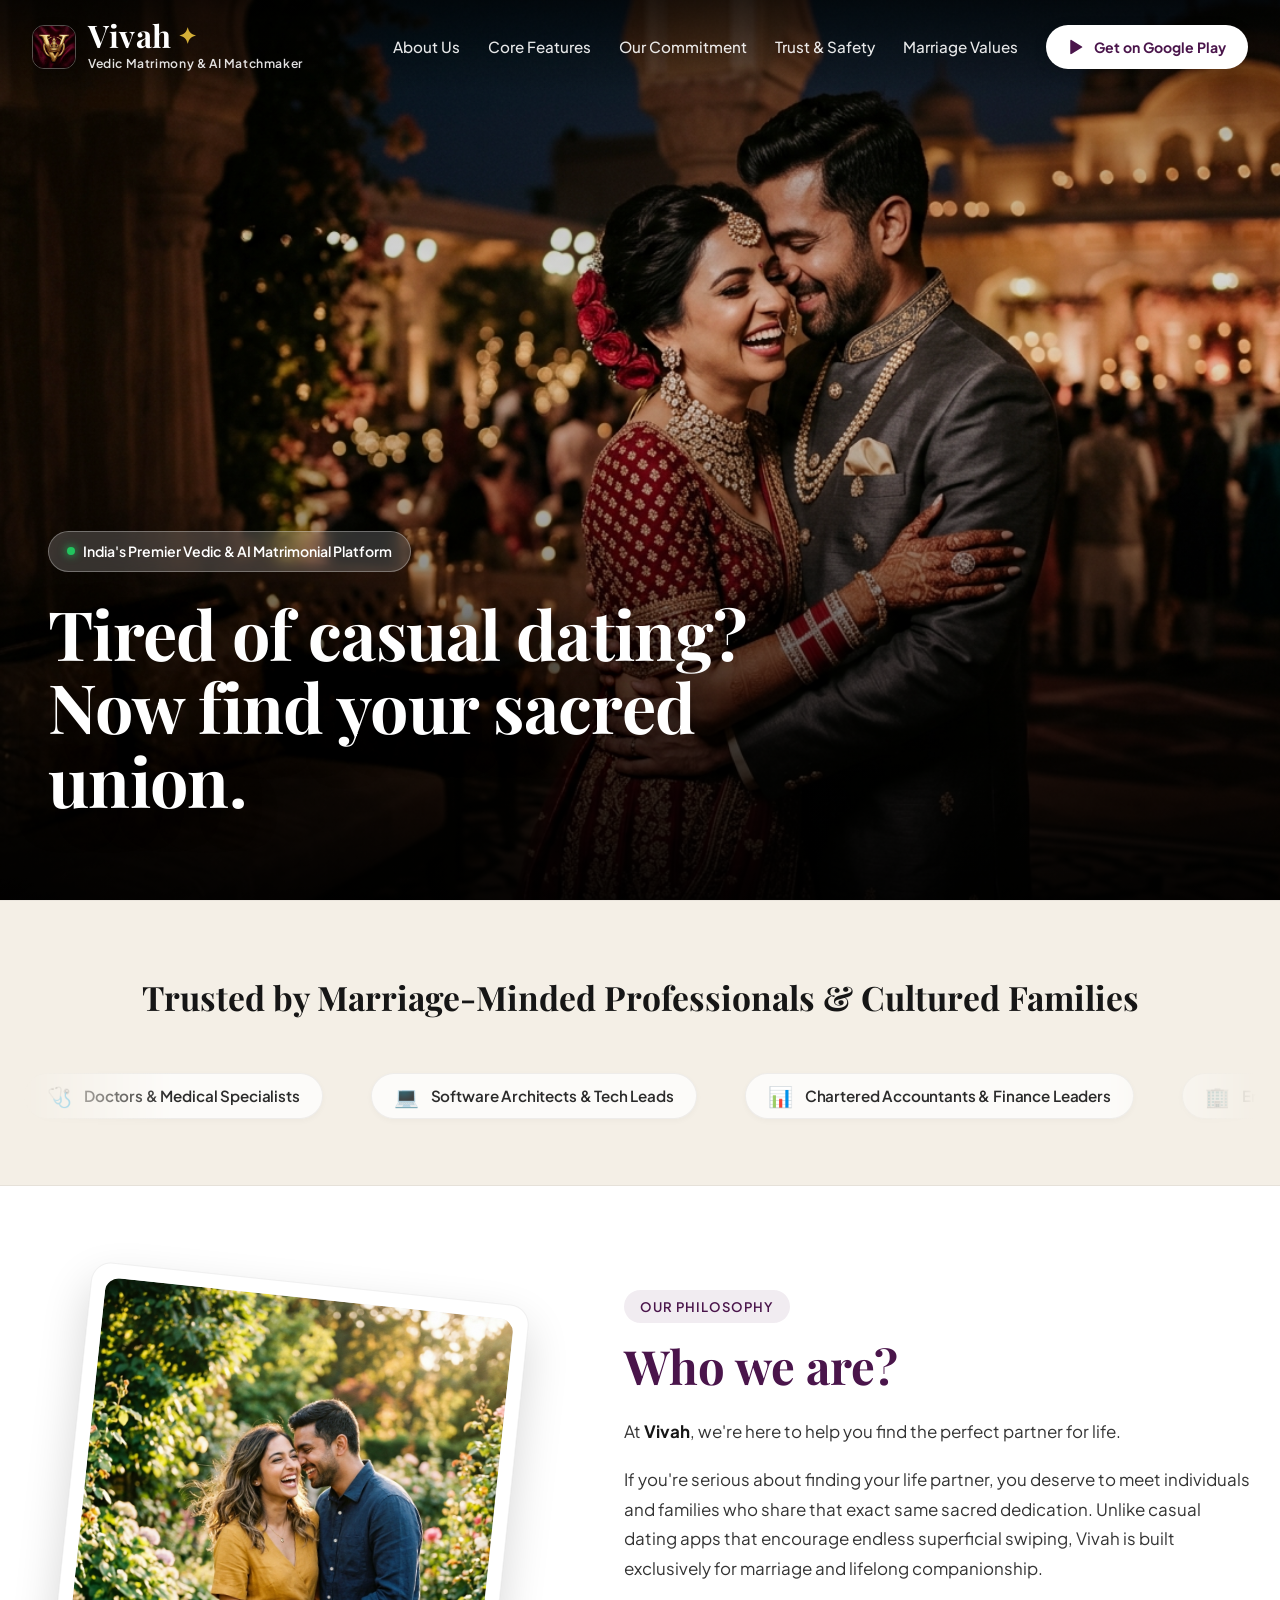
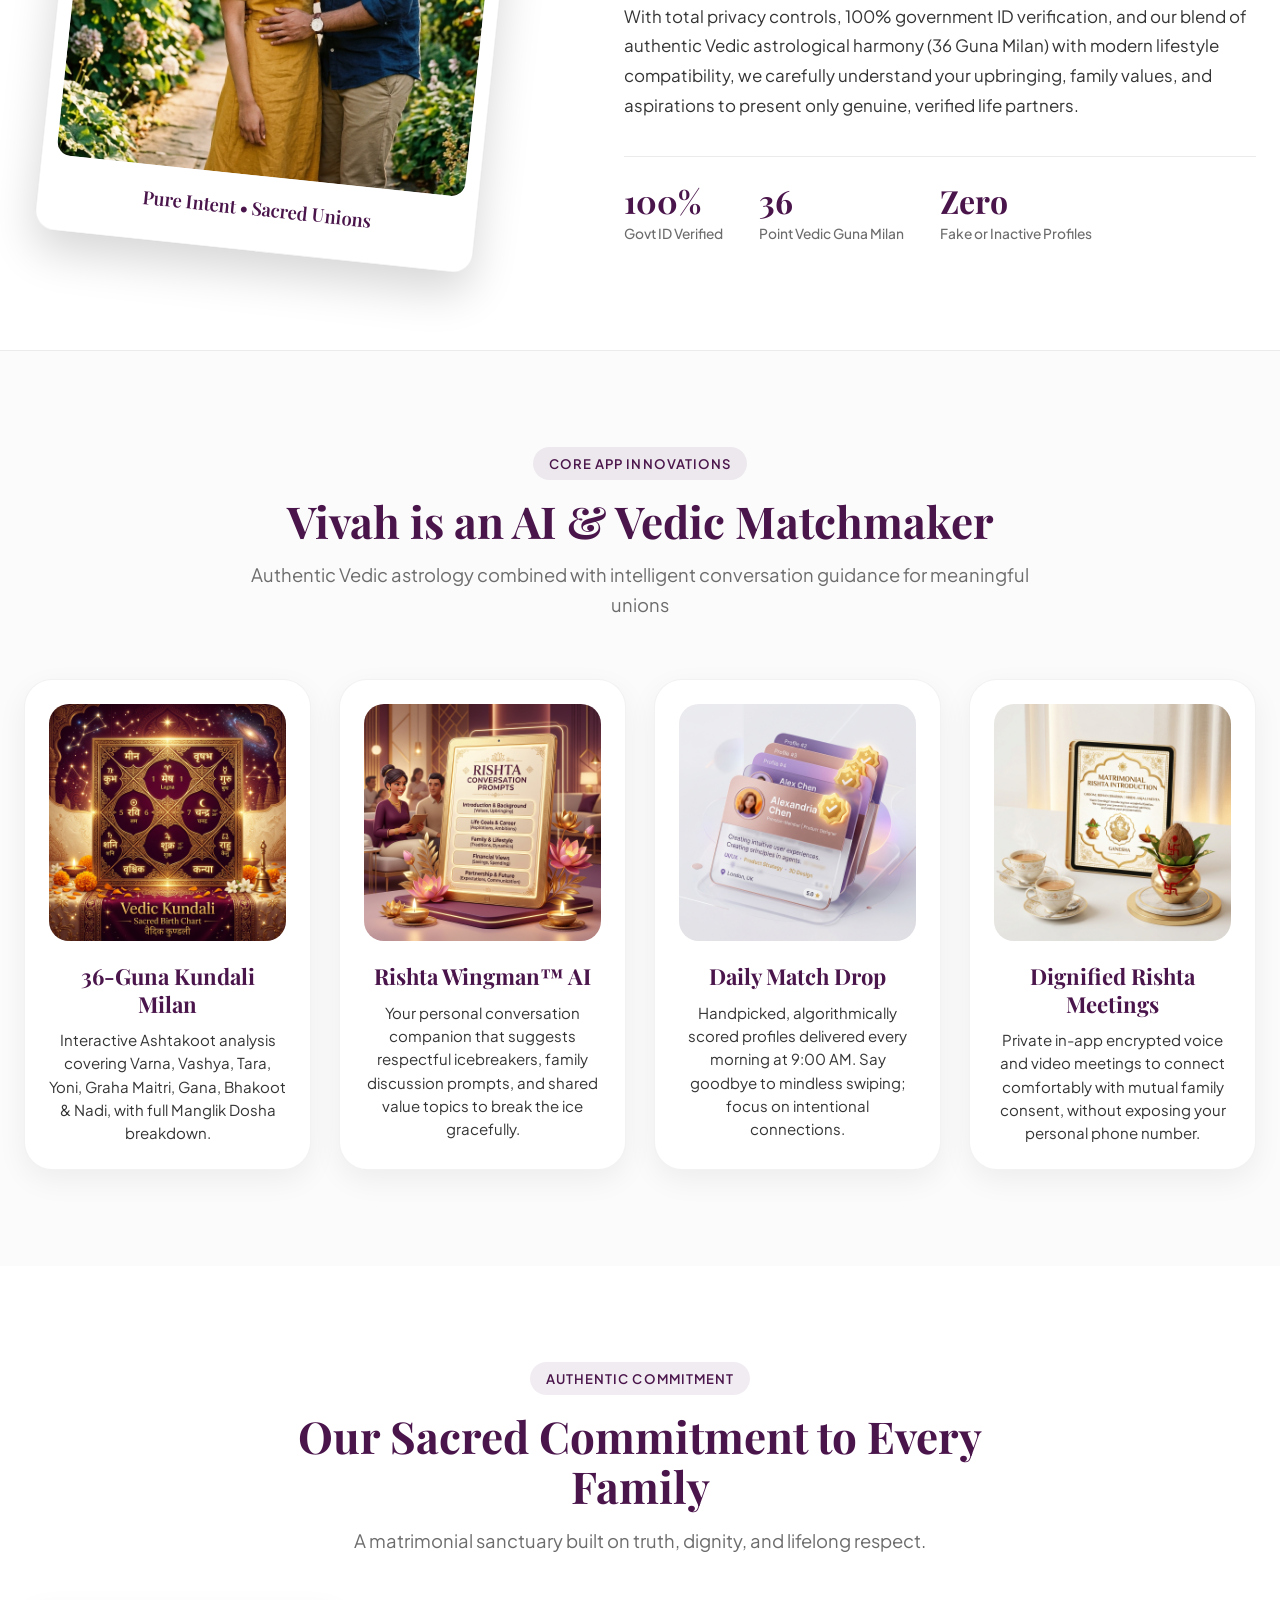
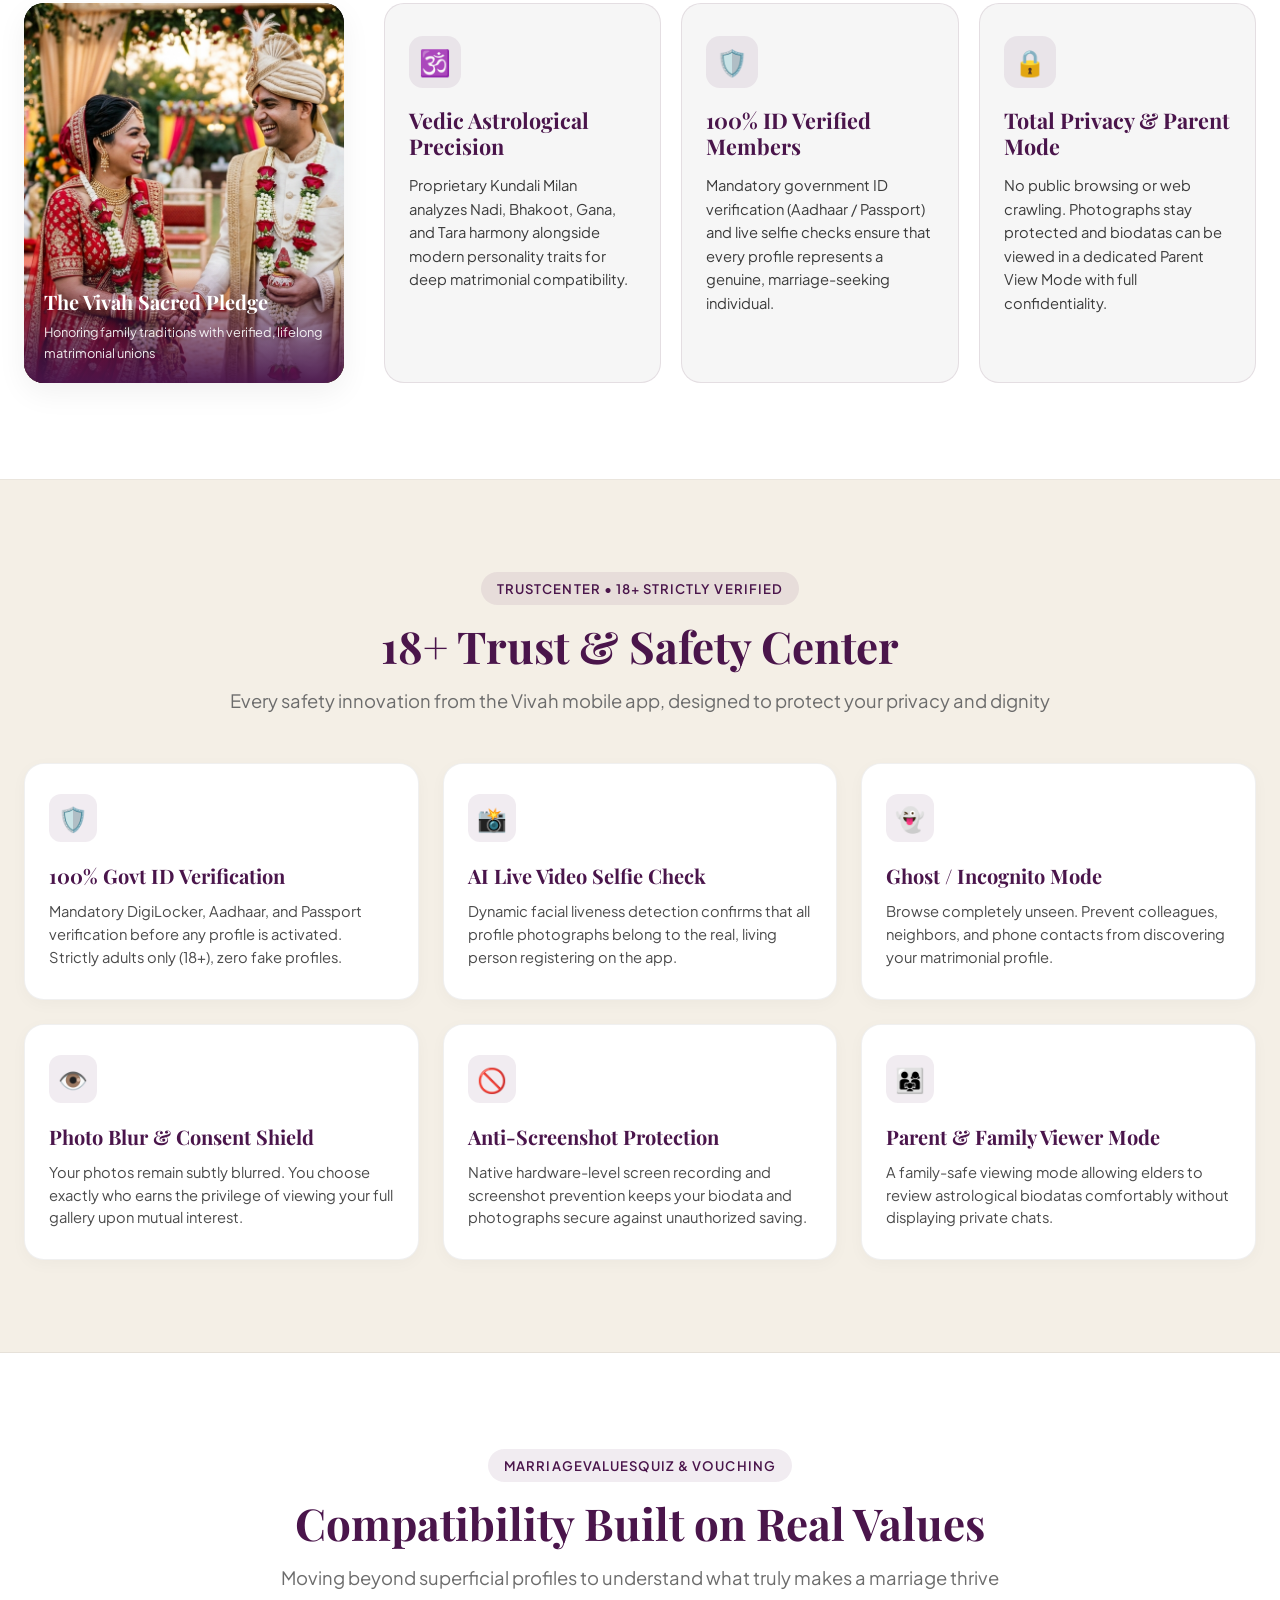
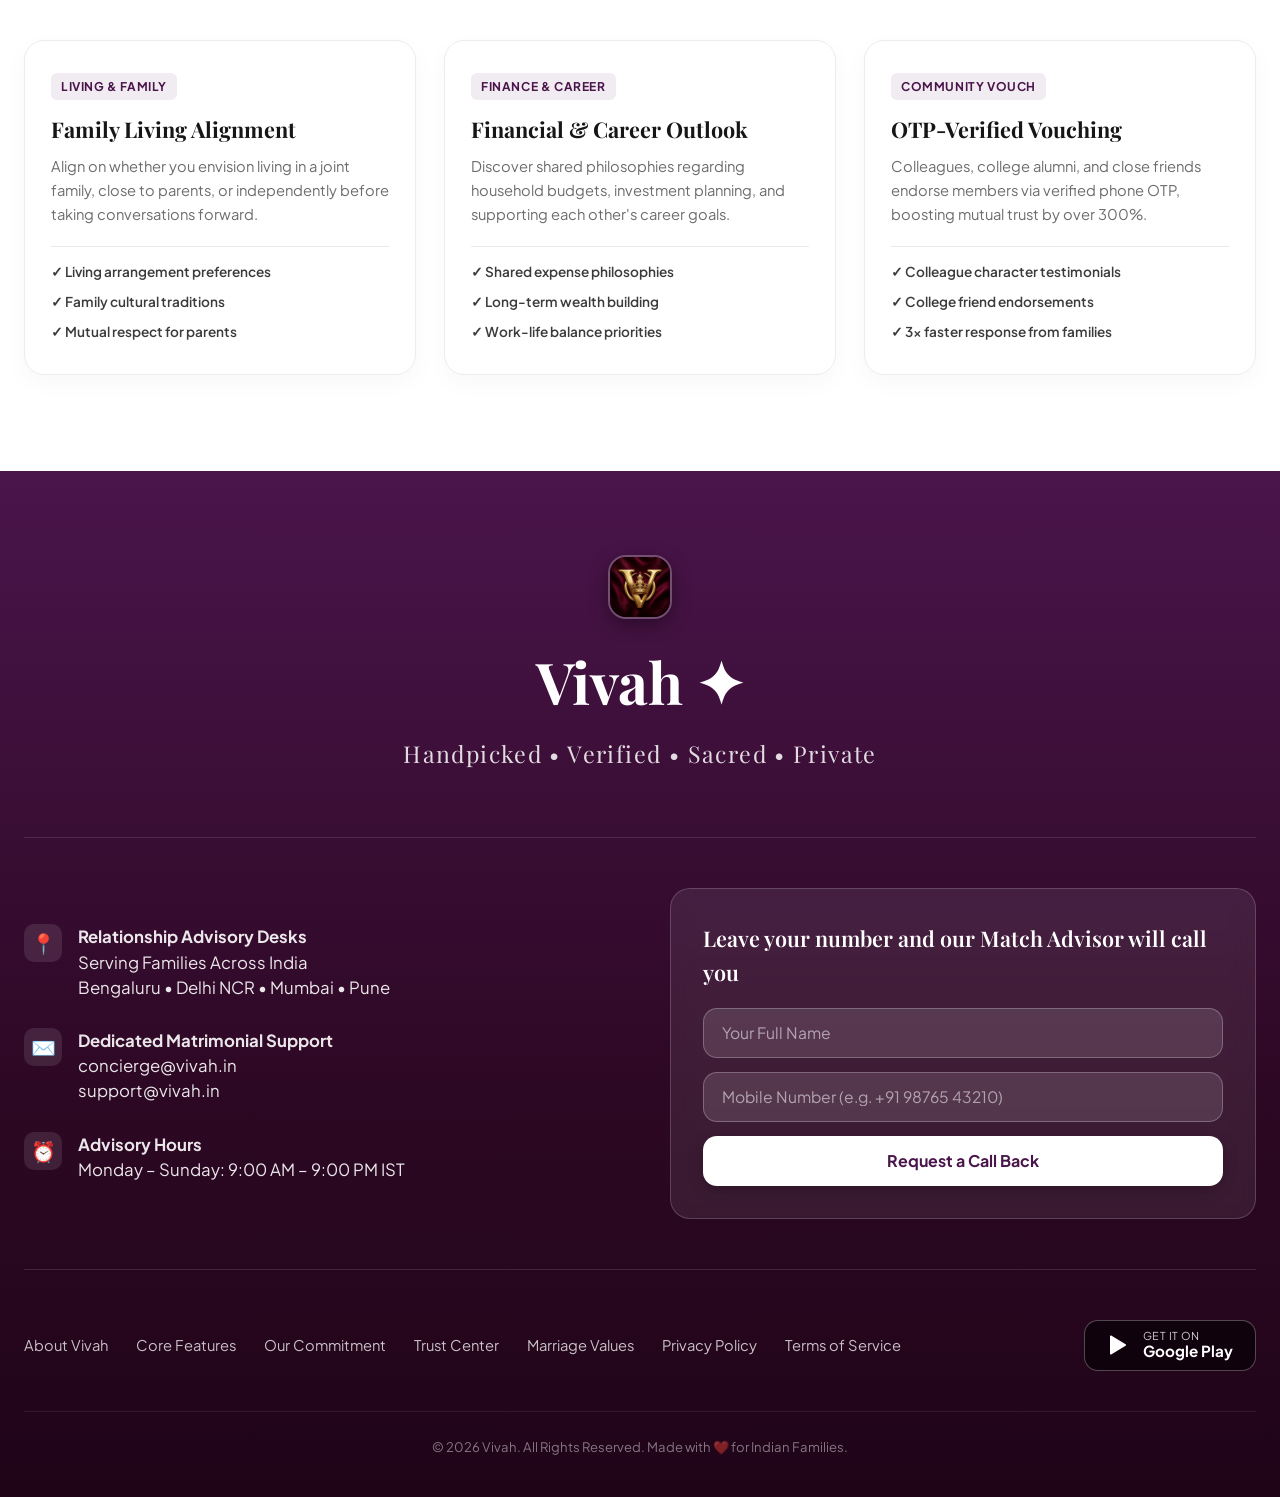
<file: index.html>
<!DOCTYPE html>
<html lang="en">
<head>
  <meta charset="UTF-8" />
  <meta name="viewport" content="width=device-width, initial-scale=1.0, maximum-scale=1.0" />
  <title>Vivah | India's Elite Vedic Matrimony & AI Matchmaking</title>
  <meta name="description" content="Vivah is an exclusive matrimonial matchmaking platform in India. Vedic AI compatibility, 100% ID-verified profiles, community vouching, and total privacy for marriage-minded individuals and families." />
  
  <!-- Favicon -->
  <link rel="icon" type="image/png" href="images/favicon.png" />
  <link rel="apple-touch-icon" href="images/vivah-logo.png" />
  
  <!-- Open Graph / Meta -->
  <meta property="og:title" content="Vivah | India's Elite Vedic Matrimony & AI Matchmaking" />
  <meta property="og:description" content="Tired of casual dating? Find your sacred union with 100% verified profiles, Vedic compatibility, and total family privacy." />
  <meta property="og:image" content="images/hero-bg.jpg" />
  
  <!-- Google Fonts -->
  <link rel="preconnect" href="https://fonts.googleapis.com" />
  <link rel="preconnect" href="https://fonts.gstatic.com" crossorigin />
  <link href="https://fonts.googleapis.com/css2?family=Playfair+Display:ital,wght@0,500;0,600;0,700;0,800;1,500;1,600&family=Plus+Jakarta+Sans:wght@300;400;500;600;700&display=swap" rel="stylesheet" />
  
  <link rel="stylesheet" href="css/style.css" />
</head>
<body>

  <!-- =========================================================================
       HEADER / NAVIGATION
       ========================================================================= -->
  <header class="site-header" id="site-header">
    <div class="nav-inner">
      <div class="brand-wrapper">
        <a href="#hero" style="display: flex; align-items: center; gap: 12px;">
          <img src="images/vivah-logo.png" alt="Vivah Logo" class="nav-brand-logo" />
          <div class="brand-text-col">
            <div class="nav-brand">
              <span>Vivah</span>
              <span class="brand-knot">✦</span>
            </div>
            <span class="brand-subtext">Vedic Matrimony & AI Matchmaker</span>
          </div>
        </a>
      </div>

      <nav>
        <ul class="nav-menu" id="nav-menu">
          <li><a href="#about-us" class="nav-link">About Us</a></li>
          <li><a href="#ai-matchmaker" class="nav-link">Core Features</a></li>
          <li><a href="#why-vivah" class="nav-link">Our Commitment</a></li>
          <li><a href="#trust-center" class="nav-link">Trust & Safety</a></li>
          <li><a href="#values-quiz" class="nav-link">Marriage Values</a></li>
          <li><a href="#contact-us" class="btn-pill-playstore">
            <svg viewBox="0 0 24 24"><path d="M3 20.5v-17c0-.83.94-1.3 1.6-.8l14 8.5c.6.36.6 1.24 0 1.6l-14 8.5c-.66.5-1.6.03-1.6-.8z"/></svg>
            Get on Google Play
          </a></li>
        </ul>
      </nav>

      <button class="mobile-toggle" id="mobile-toggle" aria-label="Toggle navigation menu">
        <svg viewBox="0 0 24 24"><path d="M3 18h18v-2H3v2zm0-5h18v-2H3v2zm0-7v2h18V6H3z"/></svg>
      </button>
    </div>
  </header>

  <!-- =========================================================================
       HERO SECTION (100svh Full Height with Editorial Typography)
       ========================================================================= -->
  <section class="hero-section" id="hero">
    <div class="hero-backdrop">
      <img src="images/hero-bg.jpg" alt="Vivah Sacred Union Couple" class="hero-img" fetchpriority="high" />
      <div class="hero-overlay-scrim"></div>
    </div>

    <div class="hero-content-wrap">
      <div class="hero-content">
        <div class="hero-subtag">
          <span class="hero-subtag-dot"></span>
          India's Premier Vedic & AI Matrimonial Platform
        </div>
        <h1 class="hero-headline">
          Tired of casual dating?<br />
          Now find your sacred union.
        </h1>
      </div>
    </div>
  </section>

  <!-- =========================================================================
       PEDIGREE MARQUEE ("Trusted by Marriage-Minded Professionals & Cultured Families")
       Properly aligned with respected professions and educated backgrounds
       ========================================================================= -->
  <section class="pedigree-section" id="pedigree">
    <div class="container">
      <h2 class="pedigree-title">Trusted by Marriage-Minded Professionals & Cultured Families</h2>
      <div class="marquee-container">
        <div class="marquee-track" id="marquee-track">
          <!-- Item 1 -->
          <div class="institute-pill">
            <span class="institute-icon">🩺</span>
            <span class="institute-name">Doctors & Medical Specialists</span>
          </div>
          <!-- Item 2 -->
          <div class="institute-pill">
            <span class="institute-icon">💻</span>
            <span class="institute-name">Software Architects & Tech Leads</span>
          </div>
          <!-- Item 3 -->
          <div class="institute-pill">
            <span class="institute-icon">📊</span>
            <span class="institute-name">Chartered Accountants & Finance Leaders</span>
          </div>
          <!-- Item 4 -->
          <div class="institute-pill">
            <span class="institute-icon">🏢</span>
            <span class="institute-name">Entrepreneurs & Business Families</span>
          </div>
          <!-- Item 5 -->
          <div class="institute-pill">
            <span class="institute-icon">🏛️</span>
            <span class="institute-name">Civil Services & Administrative Officers</span>
          </div>
          <!-- Item 6 -->
          <div class="institute-pill">
            <span class="institute-icon">⚖️</span>
            <span class="institute-name">Corporate Lawyers & Legal Counsels</span>
          </div>
          <!-- Item 7 -->
          <div class="institute-pill">
            <span class="institute-icon">🎓</span>
            <span class="institute-name">IIT, IIM & Top University Alumni</span>
          </div>
          <!-- Item 8 -->
          <div class="institute-pill">
            <span class="institute-icon">✈️</span>
            <span class="institute-name">Aviation Professionals & Pilots</span>
          </div>
          <!-- Item 9 -->
          <div class="institute-pill">
            <span class="institute-icon">📐</span>
            <span class="institute-name">Architects & Urban Planners</span>
          </div>
          <!-- Item 10 -->
          <div class="institute-pill">
            <span class="institute-icon">🔬</span>
            <span class="institute-name">Research Scientists & Academicians</span>
          </div>
          <!-- Item 11 -->
          <div class="institute-pill">
            <span class="institute-icon">🌿</span>
            <span class="institute-name">Cultured Traditional Families</span>
          </div>
          <!-- Item 12 -->
          <div class="institute-pill">
            <span class="institute-icon">🌍</span>
            <span class="institute-name">Global NRI Indian Professionals</span>
          </div>

          <!-- Duplicate for seamless infinite loop -->
          <div class="institute-pill">
            <span class="institute-icon">🩺</span>
            <span class="institute-name">Doctors & Medical Specialists</span>
          </div>
          <div class="institute-pill">
            <span class="institute-icon">💻</span>
            <span class="institute-name">Software Architects & Tech Leads</span>
          </div>
          <div class="institute-pill">
            <span class="institute-icon">📊</span>
            <span class="institute-name">Chartered Accountants & Finance Leaders</span>
          </div>
          <div class="institute-pill">
            <span class="institute-icon">🏢</span>
            <span class="institute-name">Entrepreneurs & Business Families</span>
          </div>
          <div class="institute-pill">
            <span class="institute-icon">🏛️</span>
            <span class="institute-name">Civil Services & Administrative Officers</span>
          </div>
          <div class="institute-pill">
            <span class="institute-icon">⚖️</span>
            <span class="institute-name">Corporate Lawyers & Legal Counsels</span>
          </div>
          <div class="institute-pill">
            <span class="institute-icon">🎓</span>
            <span class="institute-name">IIT, IIM & Top University Alumni</span>
          </div>
          <div class="institute-pill">
            <span class="institute-icon">✈️</span>
            <span class="institute-name">Aviation Professionals & Pilots</span>
          </div>
          <div class="institute-pill">
            <span class="institute-icon">📐</span>
            <span class="institute-name">Architects & Urban Planners</span>
          </div>
          <div class="institute-pill">
            <span class="institute-icon">🔬</span>
            <span class="institute-name">Research Scientists & Academicians</span>
          </div>
          <div class="institute-pill">
            <span class="institute-icon">🌿</span>
            <span class="institute-name">Cultured Traditional Families</span>
          </div>
          <div class="institute-pill">
            <span class="institute-icon">🌍</span>
            <span class="institute-name">Global NRI Indian Professionals</span>
          </div>
        </div>
      </div>
    </div>
  </section>

  <!-- =========================================================================
       "WHO WE ARE?" SECTION (Rotated Polaroid Card + High-Intent Copy)
       ========================================================================= -->
  <section class="about-section" id="about-us">
    <div class="container">
      <div class="about-grid">
        <!-- Left: Rotated Polaroid Card -->
        <div class="polaroid-wrapper">
          <div class="polaroid-card">
            <div class="polaroid-image-box">
              <img src="images/about-us.jpg" alt="Happily Married Couple on Vivah" loading="lazy" />
            </div>
            <div class="polaroid-caption">Pure Intent • Sacred Unions</div>
          </div>
        </div>

        <!-- Right: Editorial Narrative -->
        <div class="about-content">
          <span class="section-tag">Our Philosophy</span>
          <h2 class="serif-title about-title">Who we are?</h2>
          <div class="about-paragraphs">
            <p>
              At <strong>Vivah</strong>, we're here to help you find the perfect partner for life.
            </p>
            <p>
              If you're serious about finding your life partner, you deserve to meet individuals and families who share that exact same sacred dedication. Unlike casual dating apps that encourage endless superficial swiping, Vivah is built exclusively for marriage and lifelong companionship.
            </p>
            <p>
              With total privacy controls, 100% government ID verification, and our blend of authentic Vedic astrological harmony (36 Guna Milan) with modern lifestyle compatibility, we carefully understand your upbringing, family values, and aspirations to present only genuine, verified life partners.
            </p>
          </div>

          <div class="about-stats-row">
            <div class="about-stat-item">
              <h4>100%</h4>
              <p>Govt ID Verified</p>
            </div>
            <div class="about-stat-item">
              <h4>36</h4>
              <p>Point Vedic Guna Milan</p>
            </div>
            <div class="about-stat-item">
              <h4>Zero</h4>
              <p>Fake or Inactive Profiles</p>
            </div>
          </div>
        </div>
      </div>
    </div>
  </section>

  <!-- =========================================================================
       VIVAH CORE APP CAPABILITIES (Proper Names & Authentic Images)
       ========================================================================= -->
  <section class="ai-matchmaker-section" id="ai-matchmaker">
    <div class="container">
      <div class="section-head-center">
        <span class="section-tag">Core App Innovations</span>
        <h2 class="serif-title section-headline">Vivah is an AI & Vedic Matchmaker</h2>
        <p class="section-subhead">Authentic Vedic astrology combined with intelligent conversation guidance for meaningful unions</p>
      </div>

      <div class="ai-features-grid">
        <!-- Pillar 1: 36-Guna Ashtakoot Kundali Milan with proper Vedic chart image -->
        <div class="ai-feature-card">
          <div class="feature-visual-box">
            <img src="images/feature-kundali.jpg" alt="Vedic Kundali Birth Chart" loading="lazy" />
          </div>
          <h3 class="feature-card-title">36-Guna Kundali Milan</h3>
          <p class="feature-card-desc">Interactive Ashtakoot analysis covering Varna, Vashya, Tara, Yoni, Graha Maitri, Gana, Bhakoot & Nadi, with full Manglik Dosha breakdown.</p>
        </div>

        <!-- Pillar 2: Rishta Wingman™ • AI Conversation Coach with proper conversation prompt image -->
        <div class="ai-feature-card">
          <div class="feature-visual-box">
            <img src="images/feature-wingman.jpg" alt="Rishta Wingman AI Guide" loading="lazy" />
          </div>
          <h3 class="feature-card-title">Rishta Wingman™ AI</h3>
          <p class="feature-card-desc">Your personal conversation companion that suggests respectful icebreakers, family discussion prompts, and shared value topics to break the ice gracefully.</p>
        </div>

        <!-- Pillar 3: Daily Match Drop with curated profiles image -->
        <div class="ai-feature-card">
          <div class="feature-visual-box">
            <img src="images/feature-curated.jpg" alt="Daily Match Drop" loading="lazy" />
          </div>
          <h3 class="feature-card-title">Daily Match Drop</h3>
          <p class="feature-card-desc">Handpicked, algorithmically scored profiles delivered every morning at 9:00 AM. Say goodbye to mindless swiping; focus on intentional connections.</p>
        </div>

        <!-- Pillar 4: Dignified Rishta Meetings with traditional Kalash and tea cups image -->
        <div class="ai-feature-card">
          <div class="feature-visual-box">
            <img src="images/feature-setup-date.jpg" alt="Dignified Rishta Meetings" loading="lazy" />
          </div>
          <h3 class="feature-card-title">Dignified Rishta Meetings</h3>
          <p class="feature-card-desc">Private in-app encrypted voice and video meetings to connect comfortably with mutual family consent, without exposing your personal phone number.</p>
        </div>
      </div>
    </div>
  </section>

  <!-- =========================================================================
       "OUR SACRED COMMITMENT" SECTION (Proper Charter & Real Wedding Ceremony Image)
       ========================================================================= -->
  <section class="trust-section" id="why-vivah">
    <div class="container">
      <div class="section-head-center" style="margin-bottom: 32px;">
        <span class="section-tag">Authentic Commitment</span>
        <h2 class="serif-title section-headline">Our Sacred Commitment to Every Family</h2>
        <p class="section-subhead">A matrimonial sanctuary built on truth, dignity, and lifelong respect.</p>
      </div>

      <div class="trust-wrapper">
        <!-- Left: Authentic Saptapadi Wedding Mandap Image -->
        <div class="trust-portrait-card">
          <img src="images/success-couple-1.jpg" alt="Sacred Indian Wedding Ceremony" loading="lazy" />
          <div class="portrait-badge-overlay">
            <div class="portrait-badge-title">The Vivah Sacred Pledge</div>
            <div class="portrait-badge-sub">Honoring family traditions with verified, lifelong matrimonial unions</div>
          </div>
        </div>

        <!-- Right: 3 Value Proposition Cards -->
        <div class="trust-cards-grid">
          <!-- Card 1 -->
          <div class="trust-value-card">
            <div class="trust-icon-box">🕉️</div>
            <h3 class="trust-card-headline">Vedic Astrological Precision</h3>
            <p class="trust-card-text">
              Proprietary Kundali Milan analyzes Nadi, Bhakoot, Gana, and Tara harmony alongside modern personality traits for deep matrimonial compatibility.
            </p>
          </div>

          <!-- Card 2 -->
          <div class="trust-value-card">
            <div class="trust-icon-box">🛡️</div>
            <h3 class="trust-card-headline">100% ID Verified Members</h3>
            <p class="trust-card-text">
              Mandatory government ID verification (Aadhaar / Passport) and live selfie checks ensure that every profile represents a genuine, marriage-seeking individual.
            </p>
          </div>

          <!-- Card 3 -->
          <div class="trust-value-card">
            <div class="trust-icon-box">🔒</div>
            <h3 class="trust-card-headline">Total Privacy & Parent Mode</h3>
            <p class="trust-card-text">
              No public browsing or web crawling. Photographs stay protected and biodatas can be viewed in a dedicated Parent View Mode with full confidentiality.
            </p>
          </div>
        </div>
      </div>
    </div>
  </section>

  <!-- =========================================================================
       18+ TRUST & SAFETY CENTER (From Vivah TrustCenterModal.tsx)
       ========================================================================= -->
  <section class="trust-center-section" id="trust-center">
    <div class="container">
      <div class="section-head-center" style="margin-bottom: 24px;">
        <span class="section-tag">TrustCenter • 18+ Strictly Verified</span>
        <h2 class="serif-title section-headline">18+ Trust & Safety Center</h2>
        <p class="section-subhead">Every safety innovation from the Vivah mobile app, designed to protect your privacy and dignity</p>
      </div>

      <div class="trust-center-grid">
        <!-- Feature 1 -->
        <div class="trust-center-item">
          <div class="trust-center-icon">🛡️</div>
          <h3>100% Govt ID Verification</h3>
          <p>Mandatory DigiLocker, Aadhaar, and Passport verification before any profile is activated. Strictly adults only (18+), zero fake profiles.</p>
        </div>

        <!-- Feature 2 -->
        <div class="trust-center-item">
          <div class="trust-center-icon">📸</div>
          <h3>AI Live Video Selfie Check</h3>
          <p>Dynamic facial liveness detection confirms that all profile photographs belong to the real, living person registering on the app.</p>
        </div>

        <!-- Feature 3 -->
        <div class="trust-center-item">
          <div class="trust-center-icon">👻</div>
          <h3>Ghost / Incognito Mode</h3>
          <p>Browse completely unseen. Prevent colleagues, neighbors, and phone contacts from discovering your matrimonial profile.</p>
        </div>

        <!-- Feature 4 -->
        <div class="trust-center-item">
          <div class="trust-center-icon">👁️</div>
          <h3>Photo Blur & Consent Shield</h3>
          <p>Your photos remain subtly blurred. You choose exactly who earns the privilege of viewing your full gallery upon mutual interest.</p>
        </div>

        <!-- Feature 5 -->
        <div class="trust-center-item">
          <div class="trust-center-icon">🚫</div>
          <h3>Anti-Screenshot Protection</h3>
          <p>Native hardware-level screen recording and screenshot prevention keeps your biodata and photographs secure against unauthorized saving.</p>
        </div>

        <!-- Feature 6 -->
        <div class="trust-center-item">
          <div class="trust-center-icon">👨‍👩‍👧</div>
          <h3>Parent & Family Viewer Mode</h3>
          <p>A family-safe viewing mode allowing elders to review astrological biodatas comfortably without displaying private chats.</p>
        </div>
      </div>
    </div>
  </section>

  <!-- =========================================================================
       MARRIAGE VALUES & COMPATIBILITY (From MarriageValuesQuizModal.tsx & VouchModal.tsx)
       ========================================================================= -->
  <section class="values-section" id="values-quiz">
    <div class="container">
      <div class="section-head-center" style="margin-bottom: 24px;">
        <span class="section-tag">MarriageValuesQuiz & Vouching</span>
        <h2 class="serif-title section-headline">Compatibility Built on Real Values</h2>
        <p class="section-subhead">Moving beyond superficial profiles to understand what truly makes a marriage thrive</p>
      </div>

      <div class="values-grid">
        <!-- Card 1 -->
        <div class="values-card">
          <span class="values-card-badge">Living & Family</span>
          <h3 class="values-card-title">Family Living Alignment</h3>
          <p class="values-card-desc">
            Align on whether you envision living in a joint family, close to parents, or independently before taking conversations forward.
          </p>
          <ul class="values-card-points">
            <li>✓ Living arrangement preferences</li>
            <li>✓ Family cultural traditions</li>
            <li>✓ Mutual respect for parents</li>
          </ul>
        </div>

        <!-- Card 2 -->
        <div class="values-card">
          <span class="values-card-badge">Finance & Career</span>
          <h3 class="values-card-title">Financial & Career Outlook</h3>
          <p class="values-card-desc">
            Discover shared philosophies regarding household budgets, investment planning, and supporting each other's career goals.
          </p>
          <ul class="values-card-points">
            <li>✓ Shared expense philosophies</li>
            <li>✓ Long-term wealth building</li>
            <li>✓ Work-life balance priorities</li>
          </ul>
        </div>

        <!-- Card 3 -->
        <div class="values-card">
          <span class="values-card-badge">Community Vouch</span>
          <h3 class="values-card-title">OTP-Verified Vouching</h3>
          <p class="values-card-desc">
            Colleagues, college alumni, and close friends endorse members via verified phone OTP, boosting mutual trust by over 300%.
          </p>
          <ul class="values-card-points">
            <li>✓ Colleague character testimonials</li>
            <li>✓ College friend endorsements</li>
            <li>✓ 3x faster response from families</li>
          </ul>
        </div>
      </div>
    </div>
  </section>

  <!-- =========================================================================
       GRAND ROYAL FOOTER & CONCIERGE CALLBACK (Play Store Only, No Careers)
       ========================================================================= -->
  <footer class="royal-footer" id="contact-us">
    <div class="container">
      <div class="footer-brand-hero">
        <img src="images/vivah-logo.png" alt="Vivah Logo" class="footer-brand-logo" />
        <div class="footer-logo">Vivah ✦</div>
        <div class="footer-tagline">Handpicked • Verified • Sacred • Private</div>
      </div>

      <div class="footer-contact-row">
        <!-- Left: Address and Contacts -->
        <div class="footer-address-col">
          <div class="contact-info-block">
            <div class="contact-info-icon">📍</div>
            <div class="contact-info-text">
              <strong>Relationship Advisory Desks</strong><br />
              Serving Families Across India<br />
              Bengaluru • Delhi NCR • Mumbai • Pune
            </div>
          </div>

          <div class="contact-info-block">
            <div class="contact-info-icon">✉️</div>
            <div class="contact-info-text">
              <strong>Dedicated Matrimonial Support</strong><br />
              concierge@vivah.in<br />
              support@vivah.in
            </div>
          </div>

          <div class="contact-info-block">
            <div class="contact-info-icon">⏰</div>
            <div class="contact-info-text">
              <strong>Advisory Hours</strong><br />
              Monday – Sunday: 9:00 AM – 9:00 PM IST
            </div>
          </div>
        </div>

        <!-- Right: Callback Request Form -->
        <div class="callback-form-card" id="download">
          <h3>Leave your number and our Match Advisor will call you</h3>
          <form class="callback-form" id="callback-form">
            <input type="text" class="form-input" id="user-name" placeholder="Your Full Name" required />
            <input type="tel" class="form-input" id="user-phone" placeholder="Mobile Number (e.g. +91 98765 43210)" required />
            <button type="submit" class="btn-submit-callback" id="submit-callback-btn">
              Request a Call Back
            </button>
          </form>
        </div>
      </div>

      <div class="footer-nav-row">
        <ul class="footer-links-list">
          <li><a href="#about-us">About Vivah</a></li>
          <li><a href="#ai-matchmaker">Core Features</a></li>
          <li><a href="#why-vivah">Our Commitment</a></li>
          <li><a href="#trust-center">Trust Center</a></li>
          <li><a href="#values-quiz">Marriage Values</a></li>
          <li><a href="pages/privacy-policy.html">Privacy Policy</a></li>
          <li><a href="pages/terms-of-service.html">Terms of Service</a></li>
        </ul>

        <!-- ONLY Google Play Store Button (Phase 1 Target) -->
        <div class="app-badges-row">
          <a href="#" class="app-badge-btn" id="footer-play-btn">
            <svg viewBox="0 0 24 24"><path d="M3 20.5v-17c0-.83.94-1.3 1.6-.8l14 8.5c.6.36.6 1.24 0 1.6l-14 8.5c-.66.5-1.6.03-1.6-.8z"/></svg>
            <div>
              <div class="app-badge-text-sub">Get it on</div>
              <div class="app-badge-text-main">Google Play</div>
            </div>
          </a>
        </div>
      </div>

      <div class="footer-legal-copy">
        © 2026 Vivah. All Rights Reserved. Made with ❤️ for Indian Families.
      </div>
    </div>
  </footer>

  <!-- Toast Notification Modal -->
  <div class="vivah-toast" id="vivah-toast">
    <div style="font-size: 1.5rem;">✅</div>
    <div>
      <strong style="display: block; font-size: 0.95rem;">Request Received!</strong>
      <span style="font-size: 0.85rem; color: #555;">Our Match Advisor will call you shortly.</span>
    </div>
  </div>

  <script src="js/main.js"></script>
</body>
</html>
</file>
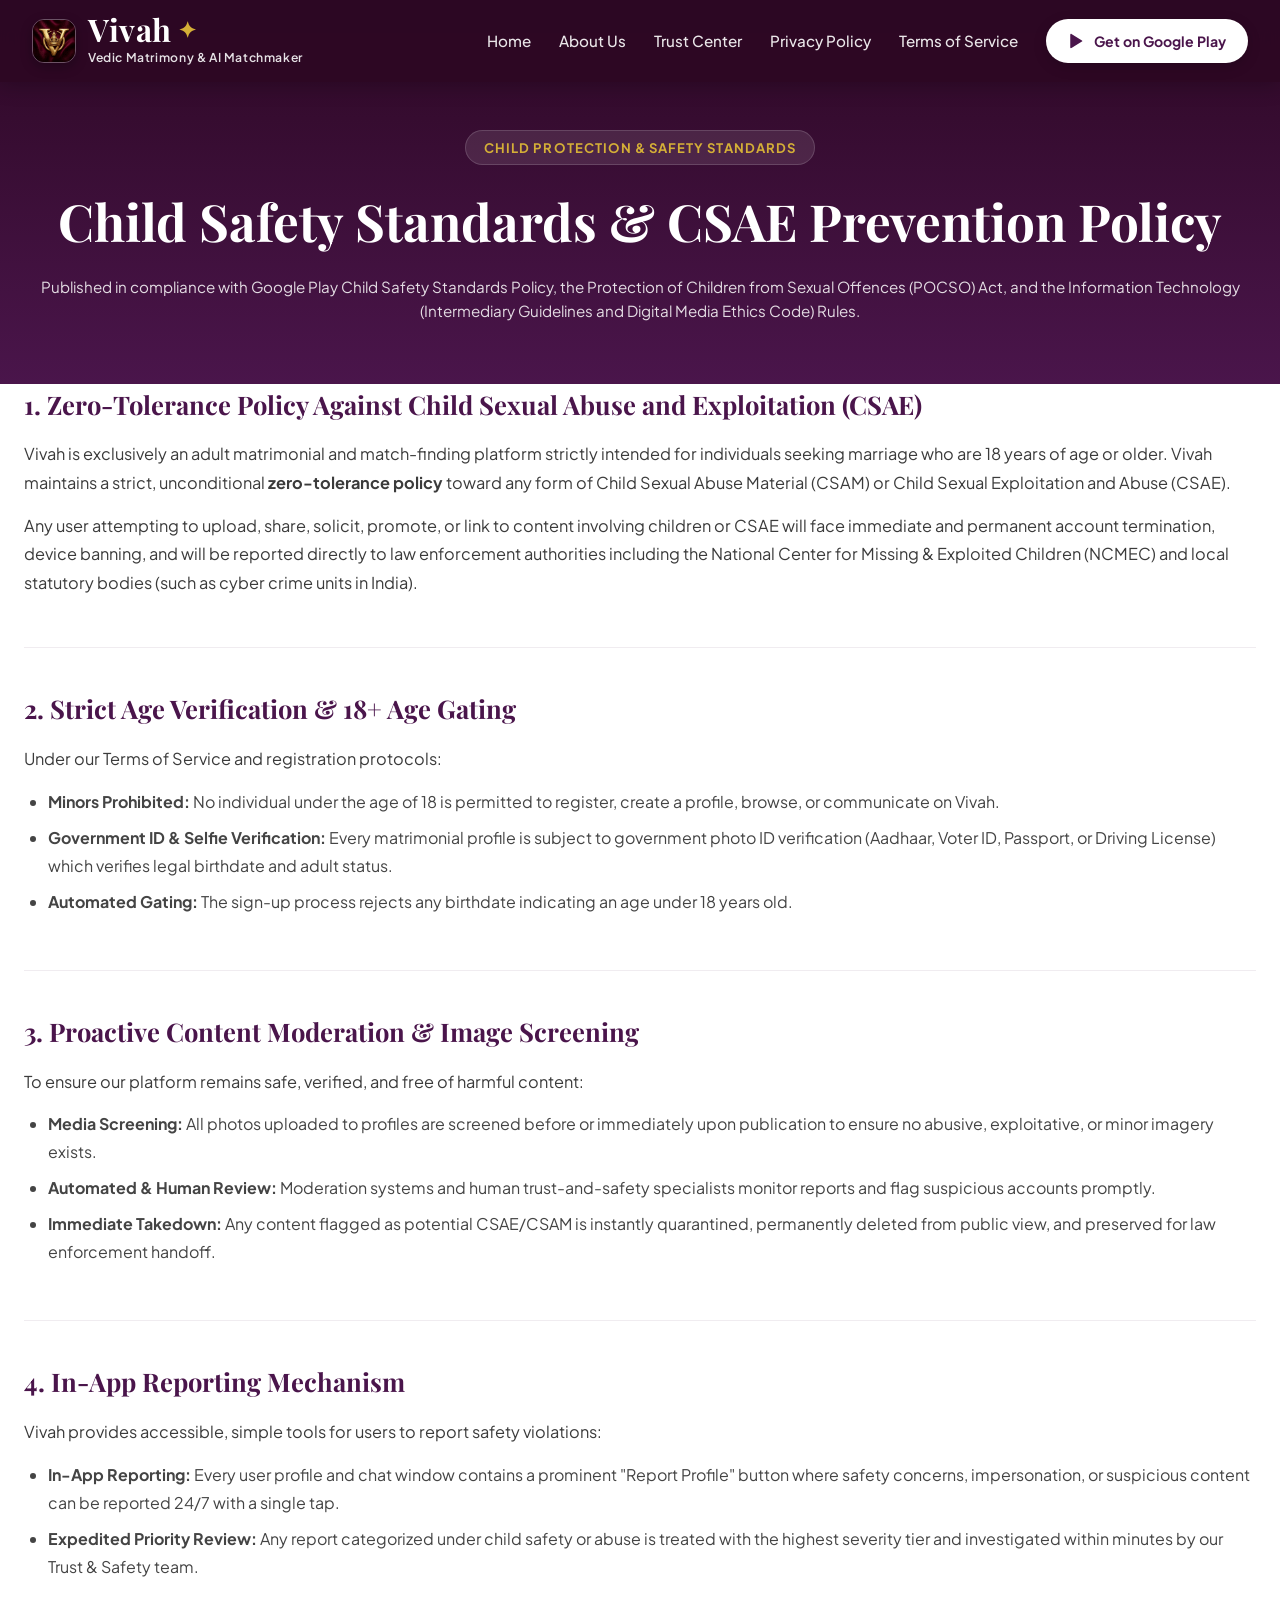
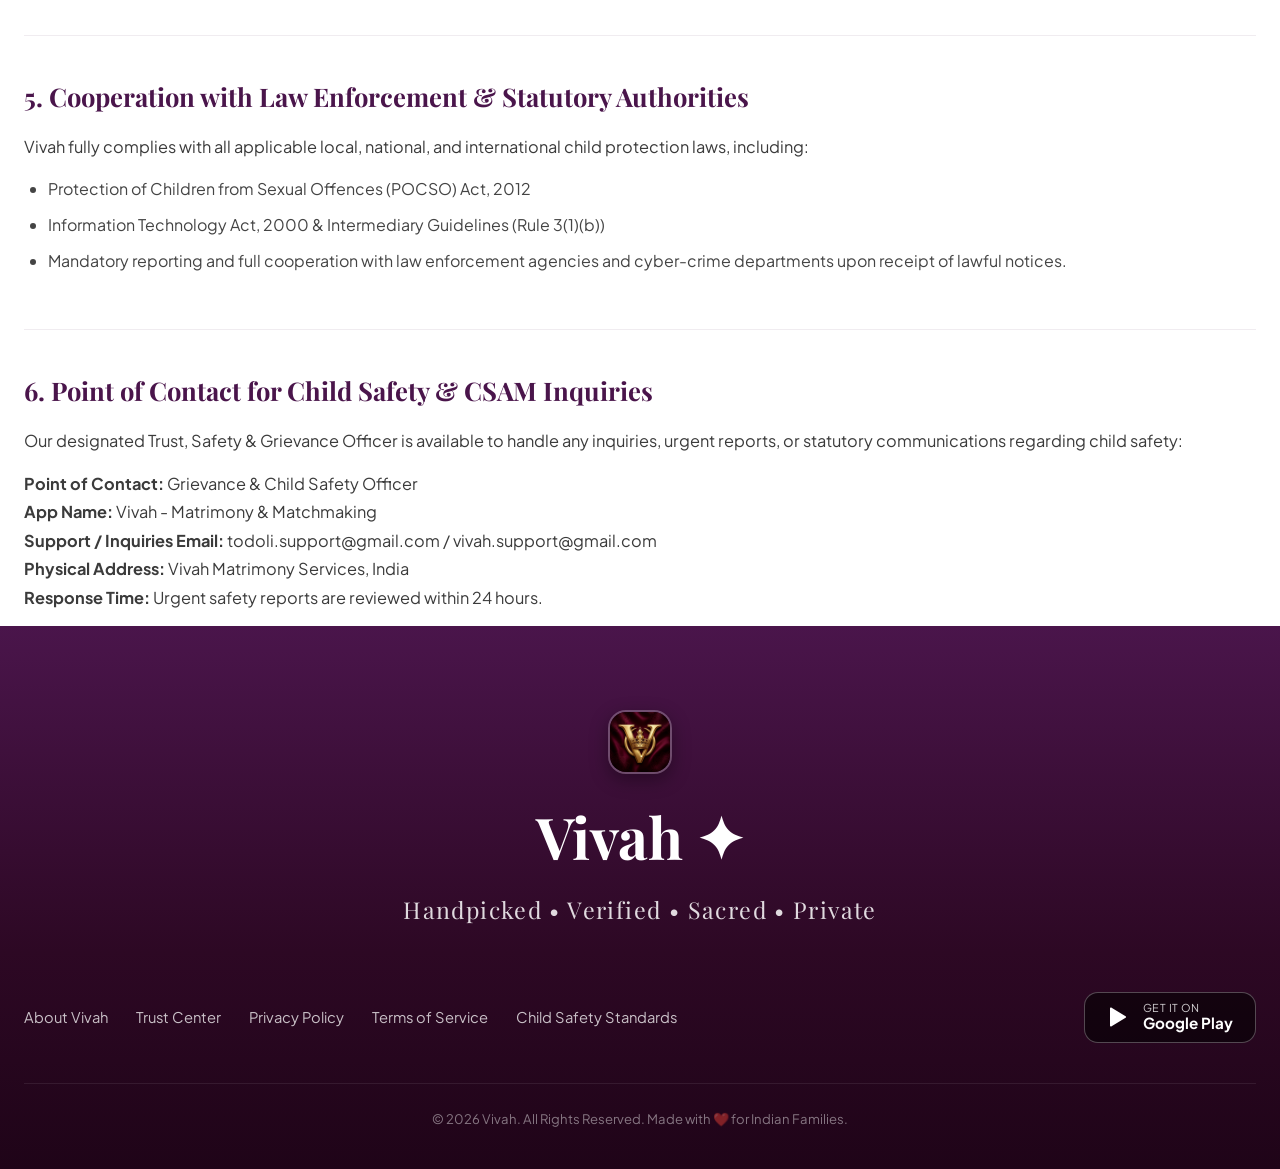
<file: pages/child-safety-standards.html>
<!DOCTYPE html>
<html lang="en">
<head>
  <meta charset="UTF-8" />
  <meta name="viewport" content="width=device-width, initial-scale=1.0, maximum-scale=1.0" />
  <title>Child Safety Standards | Vivah — Vedic Matrimony & Matchmaking</title>
  <meta name="description" content="Vivah's Child Sexual Abuse and Exploitation (CSAE) prevention standards, zero-tolerance policy, strict 18+ age verification, reporting procedures, and child protection compliance." />
  
  <link rel="icon" type="image/png" href="../images/favicon.png" />
  <link rel="apple-touch-icon" href="../images/vivah-logo.png" />
  
  <link rel="preconnect" href="https://fonts.googleapis.com" />
  <link rel="preconnect" href="https://fonts.gstatic.com" crossorigin />
  <link href="https://fonts.googleapis.com/css2?family=Playfair+Display:ital,wght@0,500;0,600;0,700;0,800;1,500;1,600&family=Plus+Jakarta+Sans:wght@300;400;500;600;700&display=swap" rel="stylesheet" />
  
  <link rel="stylesheet" href="../css/style.css" />
</head>
<body>

  <!-- Navigation -->
  <header class="site-header scrolled" style="position: fixed;">
    <div class="nav-inner">
      <div class="brand-wrapper">
        <a href="../index.html" style="display: flex; align-items: center; gap: 12px;">
          <img src="../images/vivah-logo.png" alt="Vivah Logo" class="nav-brand-logo" />
          <div class="brand-text-col">
            <div class="nav-brand">
              <span>Vivah</span>
              <span class="brand-knot">✦</span>
            </div>
            <span class="brand-subtext">Vedic Matrimony & AI Matchmaker</span>
          </div>
        </a>
      </div>

      <nav>
        <ul class="nav-menu">
          <li><a href="../index.html" class="nav-link">Home</a></li>
          <li><a href="../index.html#about-us" class="nav-link">About Us</a></li>
          <li><a href="../index.html#trust-center" class="nav-link">Trust Center</a></li>
          <li><a href="privacy-policy.html" class="nav-link">Privacy Policy</a></li>
          <li><a href="terms-of-service.html" class="nav-link">Terms of Service</a></li>
          <li><a href="../index.html#download" class="btn-pill-playstore">
            <svg viewBox="0 0 24 24"><path d="M3 20.5v-17c0-.83.94-1.3 1.6-.8l14 8.5c.6.36.6 1.24 0 1.6l-14 8.5c-.66.5-1.6.03-1.6-.8z"/></svg>
            Get on Google Play
          </a></li>
        </ul>
      </nav>
    </div>
  </header>

  <!-- Legal Hero -->
  <section class="legal-hero">
    <div class="container">
      <span class="legal-hero-tag">Child Protection & Safety Standards</span>
      <h1 class="legal-hero-title">Child Safety Standards & CSAE Prevention Policy</h1>
      <p class="legal-hero-date">Published in compliance with Google Play Child Safety Standards Policy, the Protection of Children from Sexual Offences (POCSO) Act, and the Information Technology (Intermediary Guidelines and Digital Media Ethics Code) Rules.</p>
    </div>
  </section>

  <!-- Content Container -->
  <main class="legal-body">
    <div class="container legal-content">

      <section class="legal-section">
        <h2>1. Zero-Tolerance Policy Against Child Sexual Abuse and Exploitation (CSAE)</h2>
        <p>
          Vivah is exclusively an adult matrimonial and match-finding platform strictly intended for individuals seeking marriage who are 18 years of age or older. Vivah maintains a strict, unconditional <strong>zero-tolerance policy</strong> toward any form of Child Sexual Abuse Material (CSAM) or Child Sexual Exploitation and Abuse (CSAE).
        </p>
        <p>
          Any user attempting to upload, share, solicit, promote, or link to content involving children or CSAE will face immediate and permanent account termination, device banning, and will be reported directly to law enforcement authorities including the National Center for Missing & Exploited Children (NCMEC) and local statutory bodies (such as cyber crime units in India).
        </p>
      </section>

      <section class="legal-section">
        <h2>2. Strict Age Verification & 18+ Age Gating</h2>
        <p>
          Under our Terms of Service and registration protocols:
        </p>
        <ul class="legal-list">
          <li><strong>Minors Prohibited:</strong> No individual under the age of 18 is permitted to register, create a profile, browse, or communicate on Vivah.</li>
          <li><strong>Government ID & Selfie Verification:</strong> Every matrimonial profile is subject to government photo ID verification (Aadhaar, Voter ID, Passport, or Driving License) which verifies legal birthdate and adult status.</li>
          <li><strong>Automated Gating:</strong> The sign-up process rejects any birthdate indicating an age under 18 years old.</li>
        </ul>
      </section>

      <section class="legal-section">
        <h2>3. Proactive Content Moderation & Image Screening</h2>
        <p>
          To ensure our platform remains safe, verified, and free of harmful content:
        </p>
        <ul class="legal-list">
          <li><strong>Media Screening:</strong> All photos uploaded to profiles are screened before or immediately upon publication to ensure no abusive, exploitative, or minor imagery exists.</li>
          <li><strong>Automated & Human Review:</strong> Moderation systems and human trust-and-safety specialists monitor reports and flag suspicious accounts promptly.</li>
          <li><strong>Immediate Takedown:</strong> Any content flagged as potential CSAE/CSAM is instantly quarantined, permanently deleted from public view, and preserved for law enforcement handoff.</li>
        </ul>
      </section>

      <section class="legal-section">
        <h2>4. In-App Reporting Mechanism</h2>
        <p>
          Vivah provides accessible, simple tools for users to report safety violations:
        </p>
        <ul class="legal-list">
          <li><strong>In-App Reporting:</strong> Every user profile and chat window contains a prominent "Report Profile" button where safety concerns, impersonation, or suspicious content can be reported 24/7 with a single tap.</li>
          <li><strong>Expedited Priority Review:</strong> Any report categorized under child safety or abuse is treated with the highest severity tier and investigated within minutes by our Trust & Safety team.</li>
        </ul>
      </section>

      <section class="legal-section">
        <h2>5. Cooperation with Law Enforcement & Statutory Authorities</h2>
        <p>
          Vivah fully complies with all applicable local, national, and international child protection laws, including:
        </p>
        <ul class="legal-list">
          <li>Protection of Children from Sexual Offences (POCSO) Act, 2012</li>
          <li>Information Technology Act, 2000 & Intermediary Guidelines (Rule 3(1)(b))</li>
          <li>Mandatory reporting and full cooperation with law enforcement agencies and cyber-crime departments upon receipt of lawful notices.</li>
        </ul>
      </section>

      <section class="legal-section">
        <h2>6. Point of Contact for Child Safety & CSAM Inquiries</h2>
        <p>
          Our designated Trust, Safety & Grievance Officer is available to handle any inquiries, urgent reports, or statutory communications regarding child safety:
        </p>
        <p>
          <strong>Point of Contact:</strong> Grievance & Child Safety Officer<br />
          <strong>App Name:</strong> Vivah - Matrimony & Matchmaking<br />
          <strong>Support / Inquiries Email:</strong> todoli.support@gmail.com / vivah.support@gmail.com<br />
          <strong>Physical Address:</strong> Vivah Matrimony Services, India<br />
          <strong>Response Time:</strong> Urgent safety reports are reviewed within 24 hours.
        </p>
      </section>

    </div>
  </main>

  <!-- Footer -->
  <footer class="royal-footer">
    <div class="container">
      <div class="footer-brand-hero">
        <img src="../images/vivah-logo.png" alt="Vivah Logo" class="footer-brand-logo" />
        <div class="footer-logo">Vivah ✦</div>
        <div class="footer-tagline">Handpicked • Verified • Sacred • Private</div>
      </div>

      <div class="footer-nav-row">
        <ul class="footer-links-list">
          <li><a href="../index.html#about-us">About Vivah</a></li>
          <li><a href="../index.html#trust-center">Trust Center</a></li>
          <li><a href="privacy-policy.html">Privacy Policy</a></li>
          <li><a href="terms-of-service.html">Terms of Service</a></li>
          <li><a href="child-safety-standards.html">Child Safety Standards</a></li>
        </ul>

        <div class="app-badges-row">
          <a href="../index.html#download" class="app-badge-btn">
            <svg viewBox="0 0 24 24"><path d="M3 20.5v-17c0-.83.94-1.3 1.6-.8l14 8.5c.6.36.6 1.24 0 1.6l-14 8.5c-.66.5-1.6.03-1.6-.8z"/></svg>
            <div>
              <div class="app-badge-text-sub">Get it on</div>
              <div class="app-badge-text-main">Google Play</div>
            </div>
          </a>
        </div>
      </div>

      <div class="footer-legal-copy">
        © 2026 Vivah. All Rights Reserved. Made with ❤️ for Indian Families.
      </div>
    </div>
  </footer>

</body>
</html>
</file>
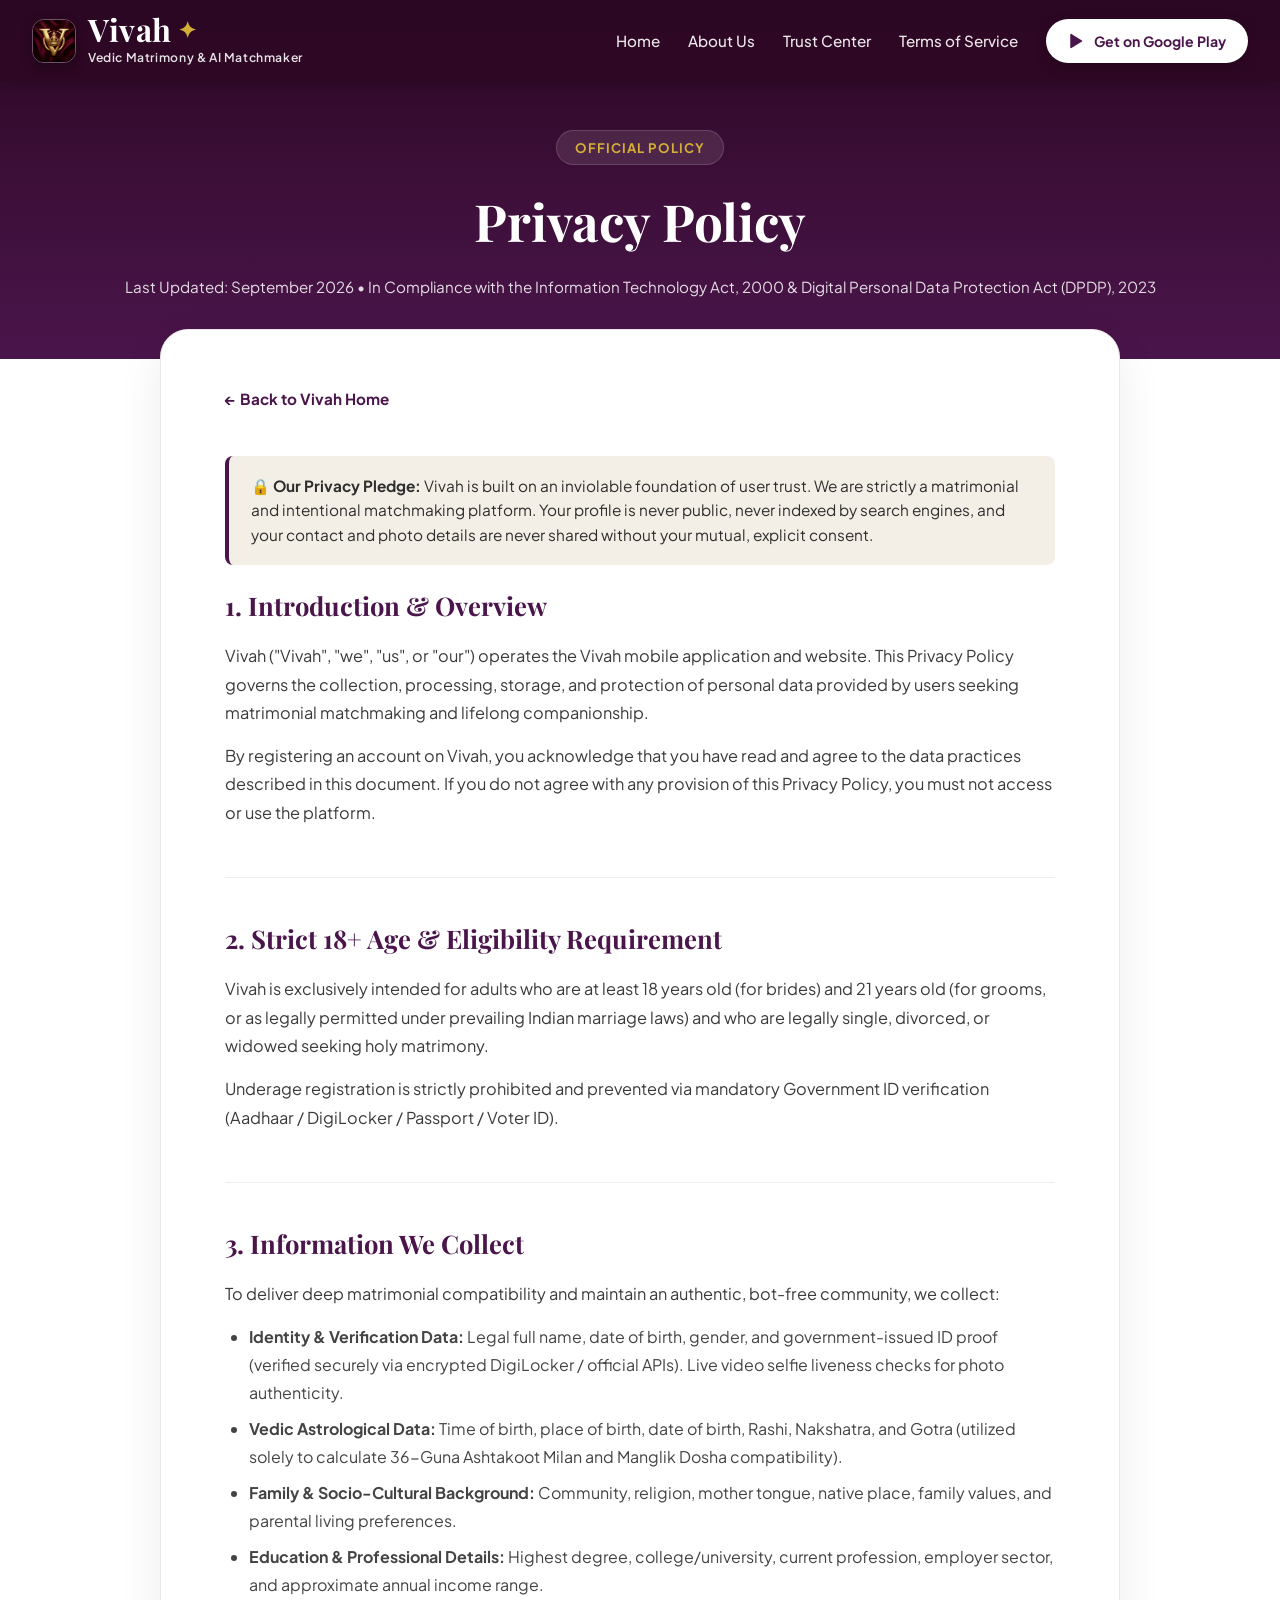
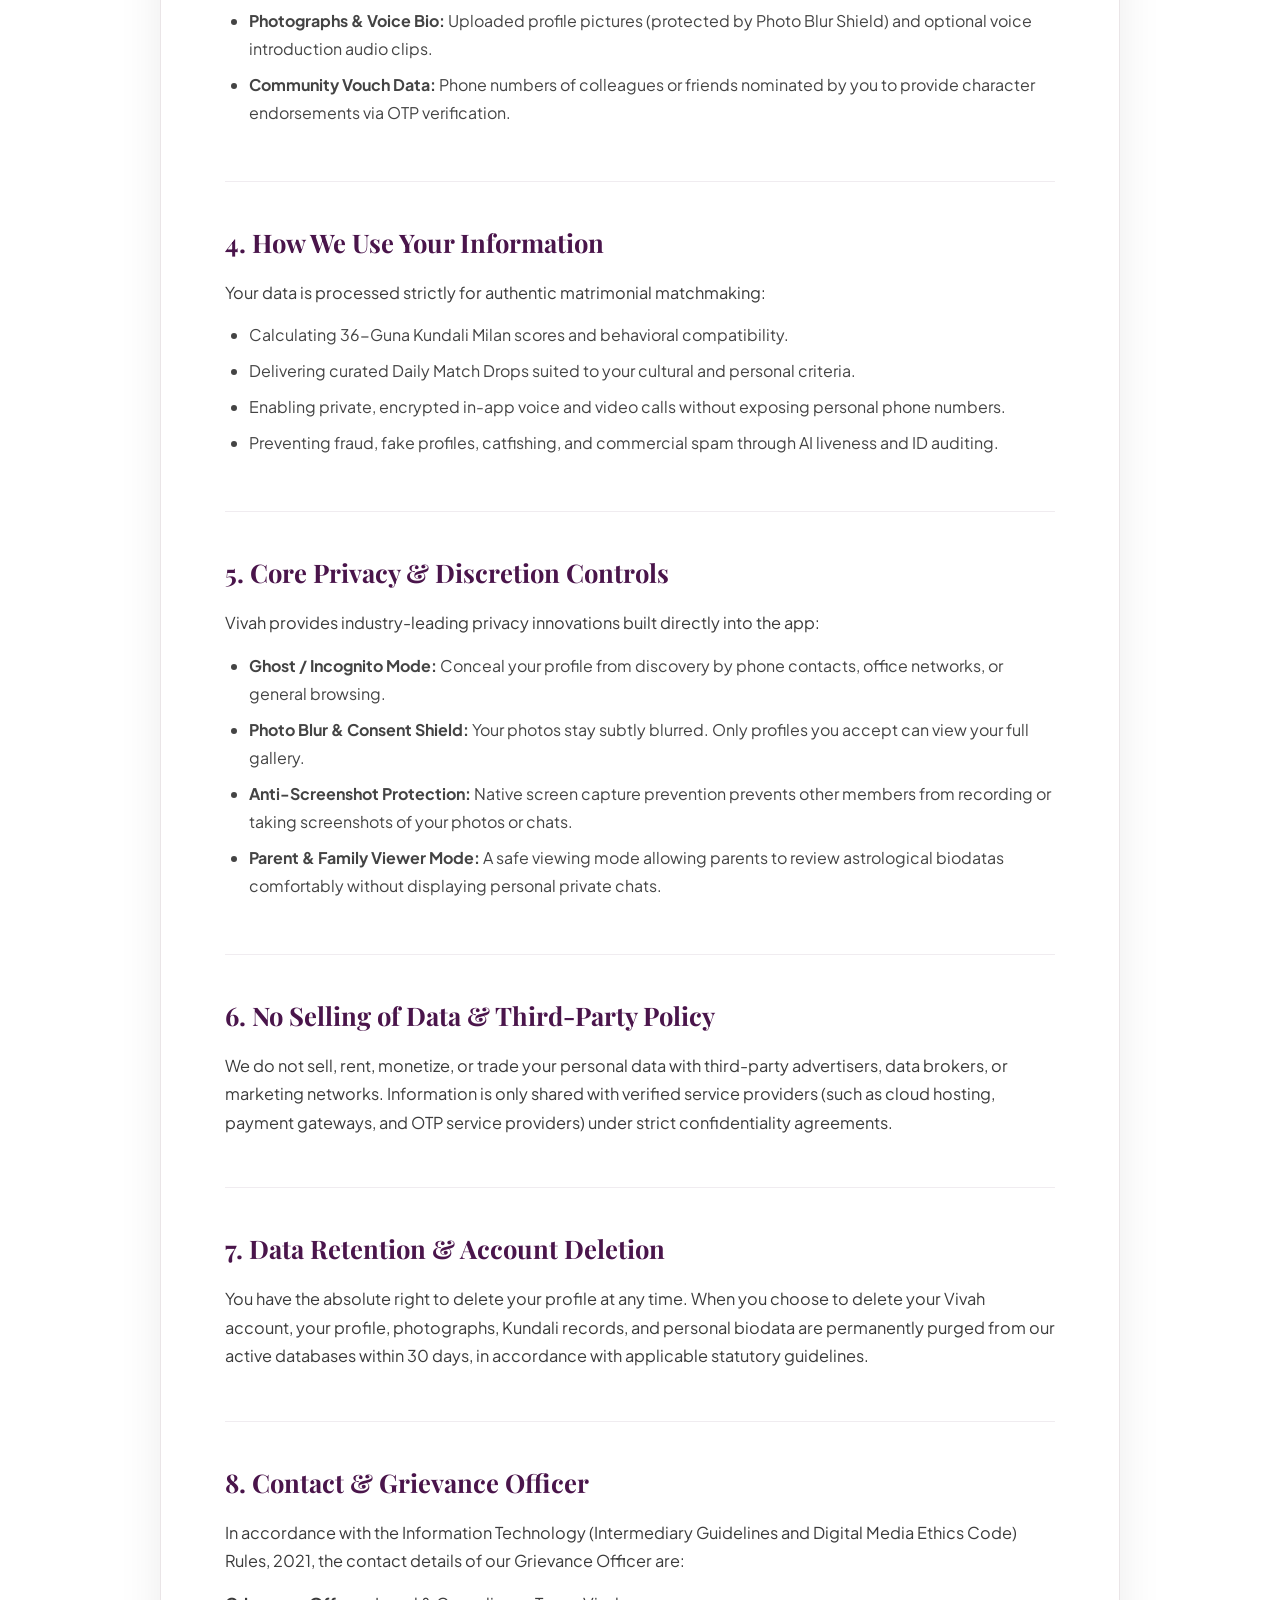
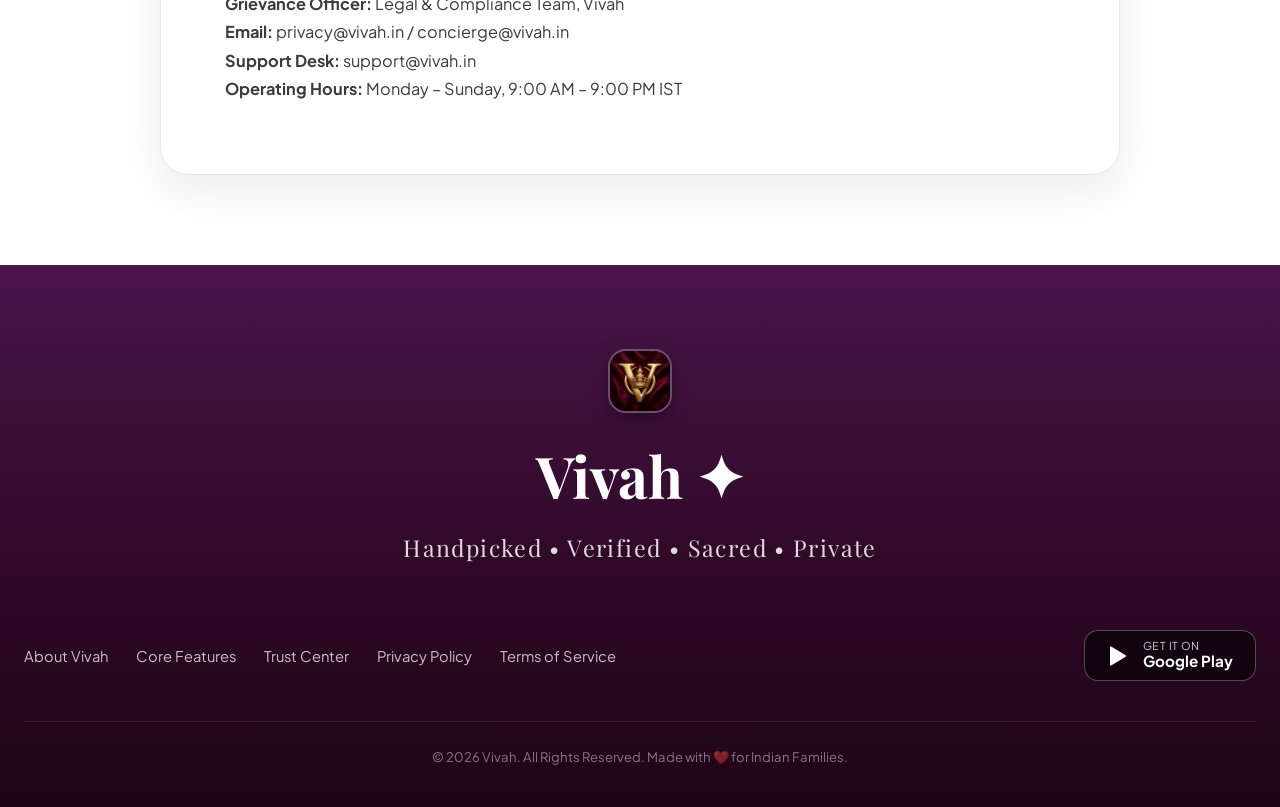
<file: pages/privacy-policy.html>
<!DOCTYPE html>
<html lang="en">
<head>
  <meta charset="UTF-8" />
  <meta name="viewport" content="width=device-width, initial-scale=1.0, maximum-scale=1.0" />
  <title>Privacy Policy | Vivah — Vedic Matrimony & AI Matchmaker</title>
  <meta name="description" content="Official Privacy Policy of Vivah Matrimony. Learn how we protect your Vedic data, government ID verification, photo privacy, and family information." />
  
  <link rel="icon" type="image/png" href="../images/favicon.png" />
  <link rel="apple-touch-icon" href="../images/vivah-logo.png" />
  
  <link rel="preconnect" href="https://fonts.googleapis.com" />
  <link rel="preconnect" href="https://fonts.gstatic.com" crossorigin />
  <link href="https://fonts.googleapis.com/css2?family=Playfair+Display:ital,wght@0,500;0,600;0,700;0,800;1,500;1,600&family=Plus+Jakarta+Sans:wght@300;400;500;600;700&display=swap" rel="stylesheet" />
  
  <link rel="stylesheet" href="../css/style.css" />
</head>
<body>

  <!-- Navigation -->
  <header class="site-header scrolled" style="position: fixed;">
    <div class="nav-inner">
      <div class="brand-wrapper">
        <a href="../index.html" style="display: flex; align-items: center; gap: 12px;">
          <img src="../images/vivah-logo.png" alt="Vivah Logo" class="nav-brand-logo" />
          <div class="brand-text-col">
            <div class="nav-brand">
              <span>Vivah</span>
              <span class="brand-knot">✦</span>
            </div>
            <span class="brand-subtext">Vedic Matrimony & AI Matchmaker</span>
          </div>
        </a>
      </div>

      <nav>
        <ul class="nav-menu">
          <li><a href="../index.html" class="nav-link">Home</a></li>
          <li><a href="../index.html#about-us" class="nav-link">About Us</a></li>
          <li><a href="../index.html#trust-center" class="nav-link">Trust Center</a></li>
          <li><a href="terms-of-service.html" class="nav-link">Terms of Service</a></li>
          <li><a href="../index.html#download" class="btn-pill-playstore">
            <svg viewBox="0 0 24 24"><path d="M3 20.5v-17c0-.83.94-1.3 1.6-.8l14 8.5c.6.36.6 1.24 0 1.6l-14 8.5c-.66.5-1.6.03-1.6-.8z"/></svg>
            Get on Google Play
          </a></li>
        </ul>
      </nav>
    </div>
  </header>

  <!-- Legal Hero -->
  <section class="legal-hero">
    <div class="container">
      <span class="legal-hero-tag">Official Policy</span>
      <h1 class="legal-hero-title">Privacy Policy</h1>
      <p class="legal-hero-date">Last Updated: September 2026 • In Compliance with the Information Technology Act, 2000 & Digital Personal Data Protection Act (DPDP), 2023</p>
    </div>
  </section>

  <!-- Content Container -->
  <main class="container">
    <div class="legal-wrapper">
      <a href="../index.html" class="back-home-link">← Back to Vivah Home</a>

      <div class="legal-callout-box">
        <strong>🔒 Our Privacy Pledge:</strong> Vivah is built on an inviolable foundation of user trust. We are strictly a matrimonial and intentional matchmaking platform. Your profile is never public, never indexed by search engines, and your contact and photo details are never shared without your mutual, explicit consent.
      </div>

      <!-- Section 1 -->
      <section class="legal-section">
        <h2>1. Introduction & Overview</h2>
        <p>
          Vivah ("Vivah", "we", "us", or "our") operates the Vivah mobile application and website. This Privacy Policy governs the collection, processing, storage, and protection of personal data provided by users seeking matrimonial matchmaking and lifelong companionship.
        </p>
        <p>
          By registering an account on Vivah, you acknowledge that you have read and agree to the data practices described in this document. If you do not agree with any provision of this Privacy Policy, you must not access or use the platform.
        </p>
      </section>

      <!-- Section 2 -->
      <section class="legal-section">
        <h2>2. Strict 18+ Age & Eligibility Requirement</h2>
        <p>
          Vivah is exclusively intended for adults who are at least 18 years old (for brides) and 21 years old (for grooms, or as legally permitted under prevailing Indian marriage laws) and who are legally single, divorced, or widowed seeking holy matrimony.
        </p>
        <p>
          Underage registration is strictly prohibited and prevented via mandatory Government ID verification (Aadhaar / DigiLocker / Passport / Voter ID).
        </p>
      </section>

      <!-- Section 3 -->
      <section class="legal-section">
        <h2>3. Information We Collect</h2>
        <p>To deliver deep matrimonial compatibility and maintain an authentic, bot-free community, we collect:</p>
        <ul>
          <li><strong>Identity & Verification Data:</strong> Legal full name, date of birth, gender, and government-issued ID proof (verified securely via encrypted DigiLocker / official APIs). Live video selfie liveness checks for photo authenticity.</li>
          <li><strong>Vedic Astrological Data:</strong> Time of birth, place of birth, date of birth, Rashi, Nakshatra, and Gotra (utilized solely to calculate 36-Guna Ashtakoot Milan and Manglik Dosha compatibility).</li>
          <li><strong>Family & Socio-Cultural Background:</strong> Community, religion, mother tongue, native place, family values, and parental living preferences.</li>
          <li><strong>Education & Professional Details:</strong> Highest degree, college/university, current profession, employer sector, and approximate annual income range.</li>
          <li><strong>Photographs & Voice Bio:</strong> Uploaded profile pictures (protected by Photo Blur Shield) and optional voice introduction audio clips.</li>
          <li><strong>Community Vouch Data:</strong> Phone numbers of colleagues or friends nominated by you to provide character endorsements via OTP verification.</li>
        </ul>
      </section>

      <!-- Section 4 -->
      <section class="legal-section">
        <h2>4. How We Use Your Information</h2>
        <p>Your data is processed strictly for authentic matrimonial matchmaking:</p>
        <ul>
          <li>Calculating 36-Guna Kundali Milan scores and behavioral compatibility.</li>
          <li>Delivering curated Daily Match Drops suited to your cultural and personal criteria.</li>
          <li>Enabling private, encrypted in-app voice and video calls without exposing personal phone numbers.</li>
          <li>Preventing fraud, fake profiles, catfishing, and commercial spam through AI liveness and ID auditing.</li>
        </ul>
      </section>

      <!-- Section 5 -->
      <section class="legal-section">
        <h2>5. Core Privacy & Discretion Controls</h2>
        <p>Vivah provides industry-leading privacy innovations built directly into the app:</p>
        <ul>
          <li><strong>Ghost / Incognito Mode:</strong> Conceal your profile from discovery by phone contacts, office networks, or general browsing.</li>
          <li><strong>Photo Blur & Consent Shield:</strong> Your photos stay subtly blurred. Only profiles you accept can view your full gallery.</li>
          <li><strong>Anti-Screenshot Protection:</strong> Native screen capture prevention prevents other members from recording or taking screenshots of your photos or chats.</li>
          <li><strong>Parent & Family Viewer Mode:</strong> A safe viewing mode allowing parents to review astrological biodatas comfortably without displaying personal private chats.</li>
        </ul>
      </section>

      <!-- Section 6 -->
      <section class="legal-section">
        <h2>6. No Selling of Data & Third-Party Policy</h2>
        <p>
          We do not sell, rent, monetize, or trade your personal data with third-party advertisers, data brokers, or marketing networks. Information is only shared with verified service providers (such as cloud hosting, payment gateways, and OTP service providers) under strict confidentiality agreements.
        </p>
      </section>

      <!-- Section 7 -->
      <section class="legal-section">
        <h2>7. Data Retention & Account Deletion</h2>
        <p>
          You have the absolute right to delete your profile at any time. When you choose to delete your Vivah account, your profile, photographs, Kundali records, and personal biodata are permanently purged from our active databases within 30 days, in accordance with applicable statutory guidelines.
        </p>
      </section>

      <!-- Section 8 -->
      <section class="legal-section">
        <h2>8. Contact & Grievance Officer</h2>
        <p>
          In accordance with the Information Technology (Intermediary Guidelines and Digital Media Ethics Code) Rules, 2021, the contact details of our Grievance Officer are:
        </p>
        <p>
          <strong>Grievance Officer:</strong> Legal & Compliance Team, Vivah<br />
          <strong>Email:</strong> privacy@vivah.in / concierge@vivah.in<br />
          <strong>Support Desk:</strong> support@vivah.in<br />
          <strong>Operating Hours:</strong> Monday – Sunday, 9:00 AM – 9:00 PM IST
        </p>
      </section>
    </div>
  </main>

  <!-- Footer -->
  <footer class="royal-footer">
    <div class="container">
      <div class="footer-brand-hero">
        <img src="../images/vivah-logo.png" alt="Vivah Logo" class="footer-brand-logo" />
        <div class="footer-logo">Vivah ✦</div>
        <div class="footer-tagline">Handpicked • Verified • Sacred • Private</div>
      </div>

      <div class="footer-nav-row">
        <ul class="footer-links-list">
          <li><a href="../index.html#about-us">About Vivah</a></li>
          <li><a href="../index.html#ai-matchmaker">Core Features</a></li>
          <li><a href="../index.html#trust-center">Trust Center</a></li>
          <li><a href="privacy-policy.html">Privacy Policy</a></li>
          <li><a href="terms-of-service.html">Terms of Service</a></li>
        </ul>

        <div class="app-badges-row">
          <a href="../index.html#download" class="app-badge-btn">
            <svg viewBox="0 0 24 24"><path d="M3 20.5v-17c0-.83.94-1.3 1.6-.8l14 8.5c.6.36.6 1.24 0 1.6l-14 8.5c-.66.5-1.6.03-1.6-.8z"/></svg>
            <div>
              <div class="app-badge-text-sub">Get it on</div>
              <div class="app-badge-text-main">Google Play</div>
            </div>
          </a>
        </div>
      </div>

      <div class="footer-legal-copy">
        © 2026 Vivah. All Rights Reserved. Made with ❤️ for Indian Families.
      </div>
    </div>
  </footer>

</body>
</html>
</file>
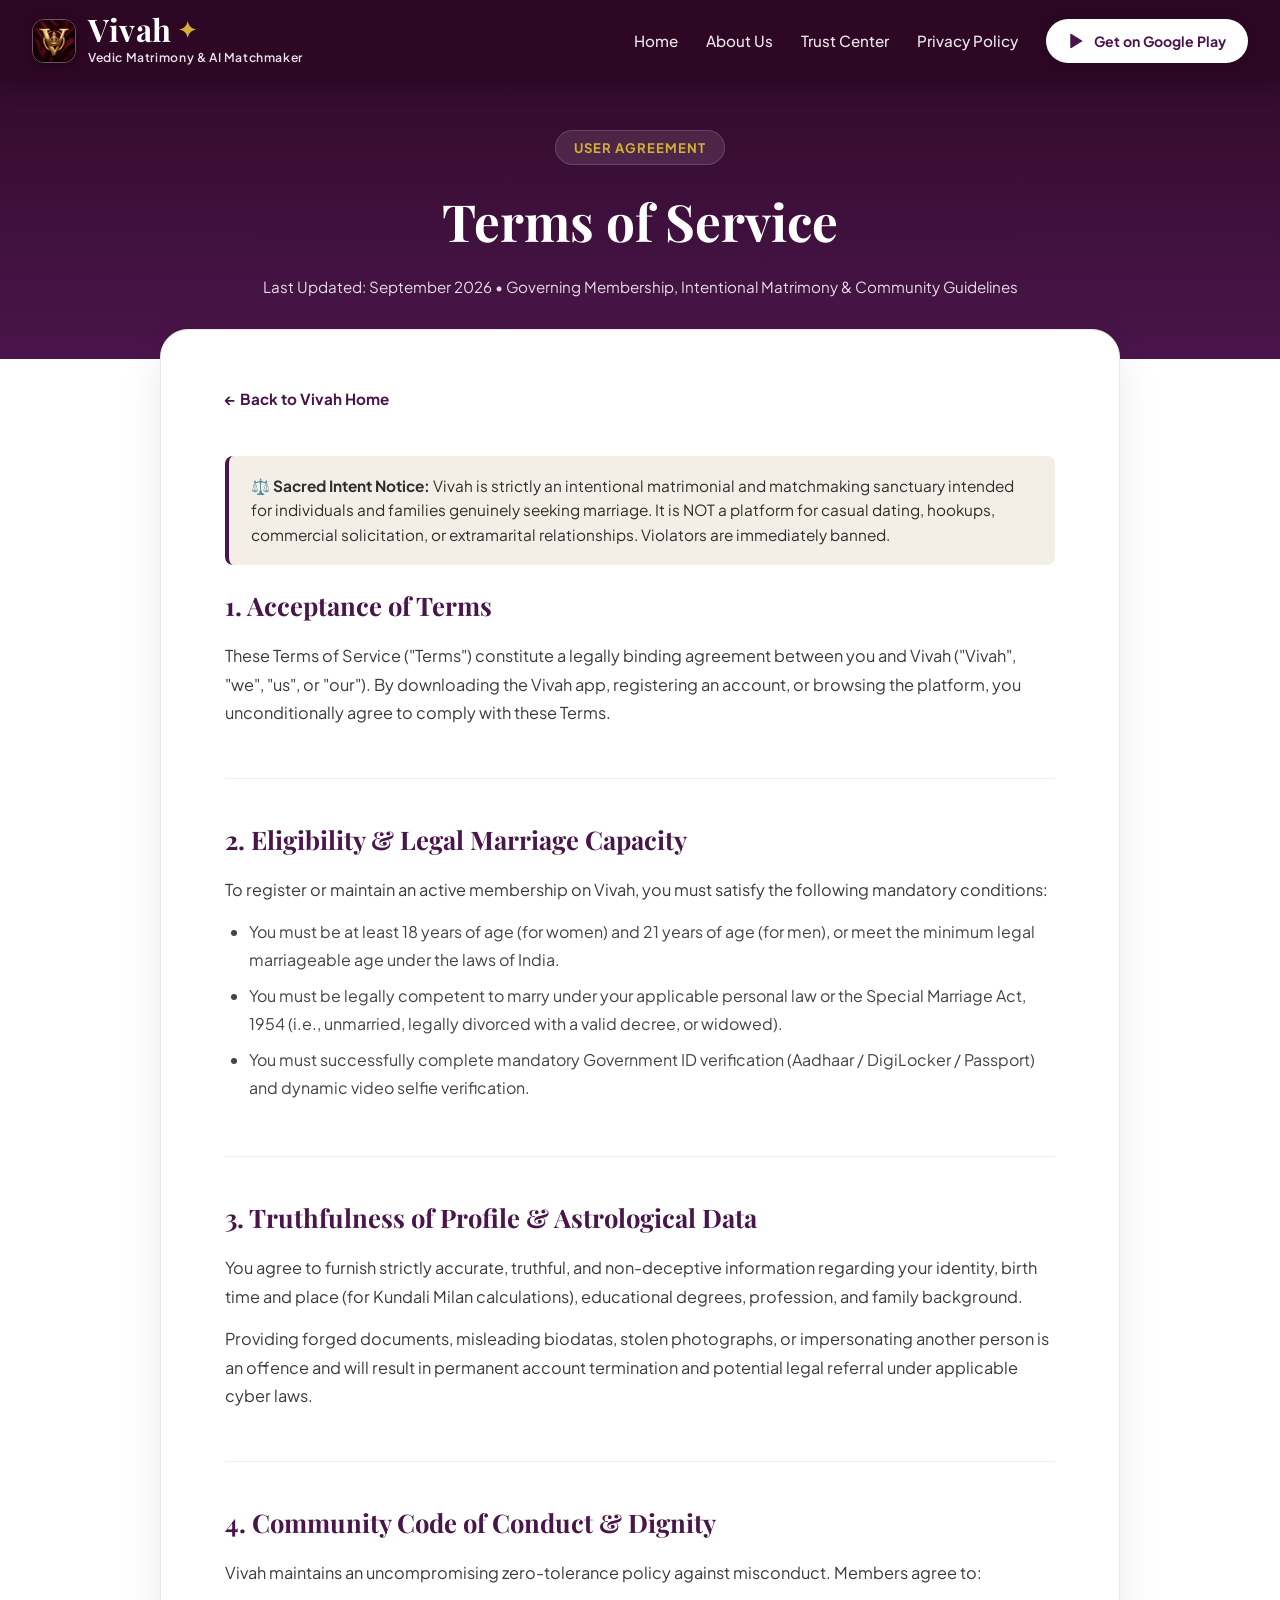
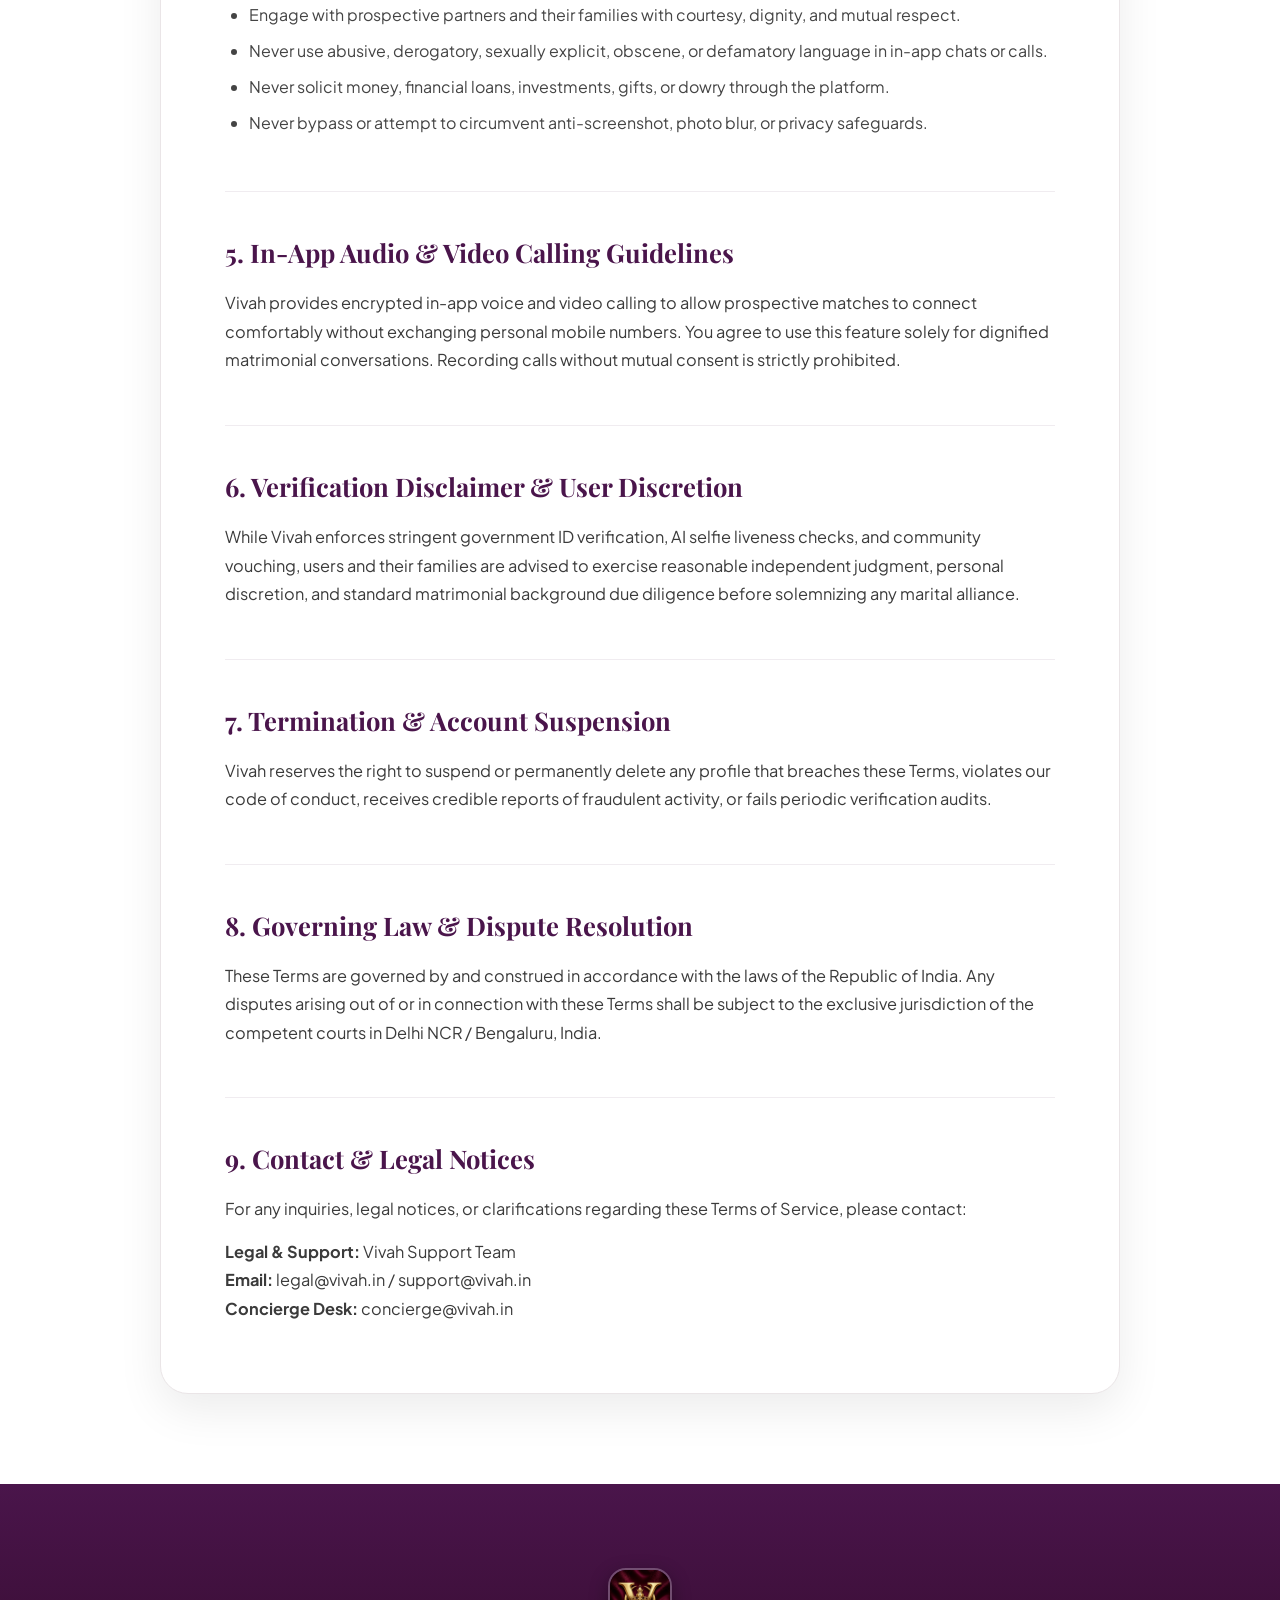
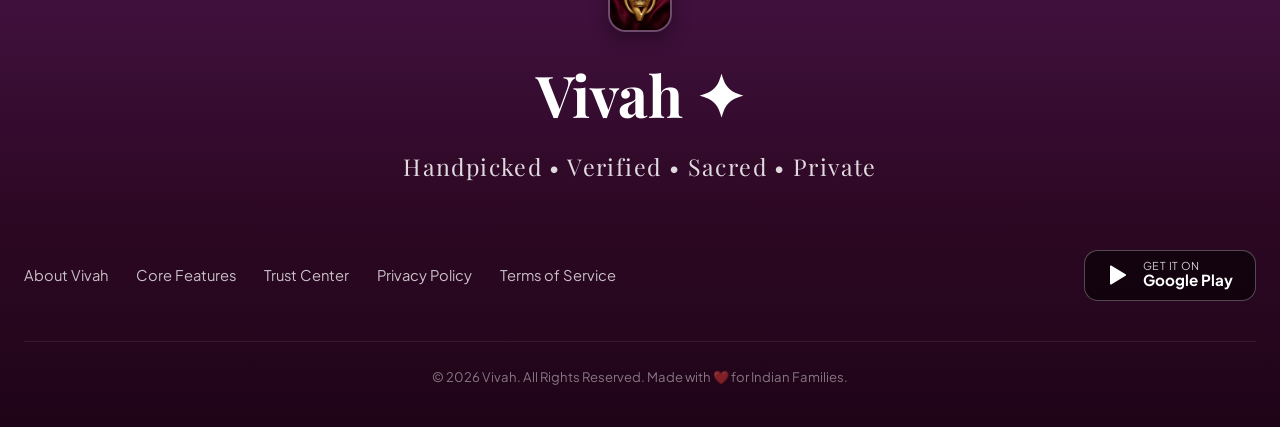
<file: pages/terms-of-service.html>
<!DOCTYPE html>
<html lang="en">
<head>
  <meta charset="UTF-8" />
  <meta name="viewport" content="width=device-width, initial-scale=1.0, maximum-scale=1.0" />
  <title>Terms of Service | Vivah — Vedic Matrimony & AI Matchmaker</title>
  <meta name="description" content="Terms of Service for Vivah Matrimonial platform. Read the terms governing membership, 18+ eligibility, community guidelines, and verified matchmaking." />
  
  <link rel="icon" type="image/png" href="../images/favicon.png" />
  <link rel="apple-touch-icon" href="../images/vivah-logo.png" />
  
  <link rel="preconnect" href="https://fonts.googleapis.com" />
  <link rel="preconnect" href="https://fonts.gstatic.com" crossorigin />
  <link href="https://fonts.googleapis.com/css2?family=Playfair+Display:ital,wght@0,500;0,600;0,700;0,800;1,500;1,600&family=Plus+Jakarta+Sans:wght@300;400;500;600;700&display=swap" rel="stylesheet" />
  
  <link rel="stylesheet" href="../css/style.css" />
</head>
<body>

  <!-- Navigation -->
  <header class="site-header scrolled" style="position: fixed;">
    <div class="nav-inner">
      <div class="brand-wrapper">
        <a href="../index.html" style="display: flex; align-items: center; gap: 12px;">
          <img src="../images/vivah-logo.png" alt="Vivah Logo" class="nav-brand-logo" />
          <div class="brand-text-col">
            <div class="nav-brand">
              <span>Vivah</span>
              <span class="brand-knot">✦</span>
            </div>
            <span class="brand-subtext">Vedic Matrimony & AI Matchmaker</span>
          </div>
        </a>
      </div>

      <nav>
        <ul class="nav-menu">
          <li><a href="../index.html" class="nav-link">Home</a></li>
          <li><a href="../index.html#about-us" class="nav-link">About Us</a></li>
          <li><a href="../index.html#trust-center" class="nav-link">Trust Center</a></li>
          <li><a href="privacy-policy.html" class="nav-link">Privacy Policy</a></li>
          <li><a href="../index.html#download" class="btn-pill-playstore">
            <svg viewBox="0 0 24 24"><path d="M3 20.5v-17c0-.83.94-1.3 1.6-.8l14 8.5c.6.36.6 1.24 0 1.6l-14 8.5c-.66.5-1.6.03-1.6-.8z"/></svg>
            Get on Google Play
          </a></li>
        </ul>
      </nav>
    </div>
  </header>

  <!-- Legal Hero -->
  <section class="legal-hero">
    <div class="container">
      <span class="legal-hero-tag">User Agreement</span>
      <h1 class="legal-hero-title">Terms of Service</h1>
      <p class="legal-hero-date">Last Updated: September 2026 • Governing Membership, Intentional Matrimony & Community Guidelines</p>
    </div>
  </section>

  <!-- Content Container -->
  <main class="container">
    <div class="legal-wrapper">
      <a href="../index.html" class="back-home-link">← Back to Vivah Home</a>

      <div class="legal-callout-box">
        <strong>⚖️ Sacred Intent Notice:</strong> Vivah is strictly an intentional matrimonial and matchmaking sanctuary intended for individuals and families genuinely seeking marriage. It is NOT a platform for casual dating, hookups, commercial solicitation, or extramarital relationships. Violators are immediately banned.
      </div>

      <!-- Section 1 -->
      <section class="legal-section">
        <h2>1. Acceptance of Terms</h2>
        <p>
          These Terms of Service ("Terms") constitute a legally binding agreement between you and Vivah ("Vivah", "we", "us", or "our"). By downloading the Vivah app, registering an account, or browsing the platform, you unconditionally agree to comply with these Terms.
        </p>
      </section>

      <!-- Section 2 -->
      <section class="legal-section">
        <h2>2. Eligibility & Legal Marriage Capacity</h2>
        <p>To register or maintain an active membership on Vivah, you must satisfy the following mandatory conditions:</p>
        <ul>
          <li>You must be at least 18 years of age (for women) and 21 years of age (for men), or meet the minimum legal marriageable age under the laws of India.</li>
          <li>You must be legally competent to marry under your applicable personal law or the Special Marriage Act, 1954 (i.e., unmarried, legally divorced with a valid decree, or widowed).</li>
          <li>You must successfully complete mandatory Government ID verification (Aadhaar / DigiLocker / Passport) and dynamic video selfie verification.</li>
        </ul>
      </section>

      <!-- Section 3 -->
      <section class="legal-section">
        <h2>3. Truthfulness of Profile & Astrological Data</h2>
        <p>
          You agree to furnish strictly accurate, truthful, and non-deceptive information regarding your identity, birth time and place (for Kundali Milan calculations), educational degrees, profession, and family background.
        </p>
        <p>
          Providing forged documents, misleading biodatas, stolen photographs, or impersonating another person is an offence and will result in permanent account termination and potential legal referral under applicable cyber laws.
        </p>
      </section>

      <!-- Section 4 -->
      <section class="legal-section">
        <h2>4. Community Code of Conduct & Dignity</h2>
        <p>Vivah maintains an uncompromising zero-tolerance policy against misconduct. Members agree to:</p>
        <ul>
          <li>Engage with prospective partners and their families with courtesy, dignity, and mutual respect.</li>
          <li>Never use abusive, derogatory, sexually explicit, obscene, or defamatory language in in-app chats or calls.</li>
          <li>Never solicit money, financial loans, investments, gifts, or dowry through the platform.</li>
          <li>Never bypass or attempt to circumvent anti-screenshot, photo blur, or privacy safeguards.</li>
        </ul>
      </section>

      <!-- Section 5 -->
      <section class="legal-section">
        <h2>5. In-App Audio & Video Calling Guidelines</h2>
        <p>
          Vivah provides encrypted in-app voice and video calling to allow prospective matches to connect comfortably without exchanging personal mobile numbers. You agree to use this feature solely for dignified matrimonial conversations. Recording calls without mutual consent is strictly prohibited.
        </p>
      </section>

      <!-- Section 6 -->
      <section class="legal-section">
        <h2>6. Verification Disclaimer & User Discretion</h2>
        <p>
          While Vivah enforces stringent government ID verification, AI selfie liveness checks, and community vouching, users and their families are advised to exercise reasonable independent judgment, personal discretion, and standard matrimonial background due diligence before solemnizing any marital alliance.
        </p>
      </section>

      <!-- Section 7 -->
      <section class="legal-section">
        <h2>7. Termination & Account Suspension</h2>
        <p>
          Vivah reserves the right to suspend or permanently delete any profile that breaches these Terms, violates our code of conduct, receives credible reports of fraudulent activity, or fails periodic verification audits.
        </p>
      </section>

      <!-- Section 8 -->
      <section class="legal-section">
        <h2>8. Governing Law & Dispute Resolution</h2>
        <p>
          These Terms are governed by and construed in accordance with the laws of the Republic of India. Any disputes arising out of or in connection with these Terms shall be subject to the exclusive jurisdiction of the competent courts in Delhi NCR / Bengaluru, India.
        </p>
      </section>

      <!-- Section 9 -->
      <section class="legal-section">
        <h2>9. Contact & Legal Notices</h2>
        <p>
          For any inquiries, legal notices, or clarifications regarding these Terms of Service, please contact:
        </p>
        <p>
          <strong>Legal & Support:</strong> Vivah Support Team<br />
          <strong>Email:</strong> legal@vivah.in / support@vivah.in<br />
          <strong>Concierge Desk:</strong> concierge@vivah.in
        </p>
      </section>
    </div>
  </main>

  <!-- Footer -->
  <footer class="royal-footer">
    <div class="container">
      <div class="footer-brand-hero">
        <img src="../images/vivah-logo.png" alt="Vivah Logo" class="footer-brand-logo" />
        <div class="footer-logo">Vivah ✦</div>
        <div class="footer-tagline">Handpicked • Verified • Sacred • Private</div>
      </div>

      <div class="footer-nav-row">
        <ul class="footer-links-list">
          <li><a href="../index.html#about-us">About Vivah</a></li>
          <li><a href="../index.html#ai-matchmaker">Core Features</a></li>
          <li><a href="../index.html#trust-center">Trust Center</a></li>
          <li><a href="privacy-policy.html">Privacy Policy</a></li>
          <li><a href="terms-of-service.html">Terms of Service</a></li>
        </ul>

        <div class="app-badges-row">
          <a href="../index.html#download" class="app-badge-btn">
            <svg viewBox="0 0 24 24"><path d="M3 20.5v-17c0-.83.94-1.3 1.6-.8l14 8.5c.6.36.6 1.24 0 1.6l-14 8.5c-.66.5-1.6.03-1.6-.8z"/></svg>
            <div>
              <div class="app-badge-text-sub">Get it on</div>
              <div class="app-badge-text-main">Google Play</div>
            </div>
          </a>
        </div>
      </div>

      <div class="footer-legal-copy">
        © 2026 Vivah. All Rights Reserved. Made with ❤️ for Indian Families.
      </div>
    </div>
  </footer>

</body>
</html>
</file>
<file: css/style.css>
/* ==========================================================================
   VIVAH — AI VEDIC & ELITE MATCHMAKING
   Design System & Styling Inspired by Knot.dating
   ========================================================================== */

/* --- CSS Variables & Design Tokens --- */
:root {
  --color-vistara: #4a154b;
  --color-vistara-dark: #2d0824;
  --color-vistara-deeper: #1f0418;
  --color-vistara-light: #6a246b;
  --color-vistara-tint: rgba(74, 21, 75, 0.08);
  --color-vistara-border: rgba(178, 158, 171, 0.28);
  
  --color-dull-yellow: #f4efe6;
  --color-dull-yellow-dark: #ece4d7;
  --color-cream-light: #faf7f2;
  
  --color-gold: #d4af37;
  --color-gold-light: #f3e5ab;
  --color-accent-pink: #d372b0;
  
  --color-dark: #161616;
  --color-dark-secondary: #1e1e1e;
  --color-body: #343434;
  --color-muted: #6c6c6c;
  --color-subtle: #8a8a8a;
  
  --color-white: #ffffff;
  --color-gray-50: #fbfbfb;
  --color-gray-100: #f6f6f6;
  --color-gray-200: #ebebeb;
  
  --font-serif: 'Playfair Display', 'Cormorant Garamond', Georgia, serif;
  --font-sans: 'Plus Jakarta Sans', 'Inter', -apple-system, BlinkMacSystemFont, sans-serif;
  
  --radius-sm: 8px;
  --radius-md: 14px;
  --radius-lg: 20px;
  --radius-xl: 28px;
  --radius-full: 9999px;
  
  --shadow-sm: 0 2px 8px rgba(0, 0, 0, 0.04);
  --shadow-card: 0 10px 30px rgba(0, 0, 0, 0.06);
  --shadow-polaroid: 0 20px 45px rgba(0, 0, 0, 0.16);
  --shadow-hover: 0 18px 40px rgba(74, 21, 75, 0.12);
  
  --transition-fast: 0.2s ease;
  --transition-normal: 0.35s cubic-bezier(0.16, 1, 0.3, 1);
  --transition-slow: 0.6s cubic-bezier(0.16, 1, 0.3, 1);
}

/* --- Base & Reset --- */
*, *::before, *::after {
  box-sizing: border-box;
  margin: 0;
  padding: 0;
}

html {
  scroll-behavior: smooth;
  font-size: 16px;
  -webkit-font-smoothing: antialiased;
  -moz-osx-font-smoothing: grayscale;
}

body {
  font-family: var(--font-sans);
  background-color: var(--color-white);
  color: var(--color-body);
  line-height: 1.6;
  overflow-x: hidden;
  min-height: 100vh;
}

img {
  max-width: 100%;
  height: auto;
  display: block;
}

a {
  color: inherit;
  text-decoration: none;
  transition: opacity var(--transition-fast), color var(--transition-fast);
}

button, input {
  font-family: inherit;
}

/* --- Utilities --- */
.container {
  max-width: 1360px;
  margin: 0 auto;
  padding: 0 24px;
  width: 100%;
}

.section-tag {
  display: inline-block;
  font-size: 0.82rem;
  font-weight: 600;
  letter-spacing: 0.08em;
  text-transform: uppercase;
  color: var(--color-vistara);
  background: var(--color-vistara-tint);
  padding: 6px 16px;
  border-radius: var(--radius-full);
  margin-bottom: 16px;
}

.serif-title {
  font-family: var(--font-serif);
  color: var(--color-vistara);
  font-weight: 700;
  line-height: 1.15;
}

/* ==========================================================================
   NAVIGATION / HEADER
   ========================================================================== */
.site-header {
  position: absolute;
  top: 0;
  left: 0;
  width: 100%;
  z-index: 100;
  background: linear-gradient(to bottom, rgba(0, 0, 0, 0.6) 0%, rgba(0, 0, 0, 0) 100%);
  transition: all var(--transition-normal);
}

.site-header.scrolled {
  position: fixed;
  background: rgba(45, 8, 36, 0.94);
  backdrop-filter: blur(14px);
  -webkit-backdrop-filter: blur(14px);
  box-shadow: 0 4px 20px rgba(0, 0, 0, 0.2);
}

.nav-inner {
  display: flex;
  align-items: center;
  justify-content: space-between;
  padding: 20px 32px;
  max-width: 1440px;
  margin: 0 auto;
  transition: padding var(--transition-normal);
}

.site-header.scrolled .nav-inner {
  padding: 14px 32px;
}

.brand-wrapper {
  display: flex;
  align-items: center;
  gap: 12px;
}

.nav-brand-logo {
  width: 44px;
  height: 44px;
  border-radius: 12px;
  object-fit: cover;
  box-shadow: 0 4px 12px rgba(0, 0, 0, 0.25);
  border: 1.5px solid rgba(255, 255, 255, 0.3);
}

.brand-text-col {
  display: flex;
  flex-direction: column;
}

.nav-brand {
  display: flex;
  align-items: center;
  gap: 6px;
  color: var(--color-white);
  font-family: var(--font-serif);
  font-size: 1.95rem;
  font-weight: 700;
  letter-spacing: 0.02em;
  line-height: 1;
}

.brand-knot {
  color: var(--color-gold);
  font-size: 1.4rem;
  display: inline-block;
  line-height: 1;
}

.brand-subtext {
  color: rgba(255, 255, 255, 0.88);
  font-size: 0.76rem;
  font-weight: 600;
  letter-spacing: 0.05em;
  margin-top: 3px;
}

.nav-menu {
  display: flex;
  align-items: center;
  gap: 28px;
  list-style: none;
}

.nav-link {
  color: var(--color-white);
  font-size: 0.95rem;
  font-weight: 500;
  opacity: 0.9;
  transition: opacity var(--transition-fast);
}

.nav-link:hover {
  opacity: 1;
  text-decoration: underline;
  text-underline-offset: 6px;
}

.btn-pill-playstore {
  display: inline-flex;
  align-items: center;
  gap: 8px;
  height: 44px;
  padding: 0 22px;
  border-radius: var(--radius-full);
  background: var(--color-white);
  color: var(--color-vistara);
  font-size: 0.88rem;
  font-weight: 700;
  cursor: pointer;
  box-shadow: 0 4px 14px rgba(0, 0, 0, 0.15);
  transition: all var(--transition-fast);
}

.btn-pill-playstore:hover {
  background: #fdfaf7;
  transform: translateY(-1px);
  box-shadow: 0 6px 20px rgba(0, 0, 0, 0.22);
}

.btn-pill-playstore svg {
  width: 18px;
  height: 18px;
  fill: currentColor;
}

.mobile-toggle {
  display: none;
  background: transparent;
  border: none;
  color: var(--color-white);
  cursor: pointer;
  padding: 8px;
}

.mobile-toggle svg {
  width: 28px;
  height: 28px;
  fill: currentColor;
}

/* ==========================================================================
   HERO SECTION
   ========================================================================== */
.hero-section {
  position: relative;
  height: 100svh;
  min-height: 640px;
  width: 100%;
  overflow: hidden;
}

.hero-backdrop {
  position: absolute;
  inset: 0;
  z-index: 1;
}

.hero-img {
  width: 100%;
  height: 100%;
  object-fit: cover;
  object-position: center 20%;
}

.hero-overlay-scrim {
  position: absolute;
  inset: 0;
  background: linear-gradient(
    180deg,
    rgba(0, 0, 0, 0.35) 0%,
    rgba(0, 0, 0, 0.1) 40%,
    rgba(0, 0, 0, 0.75) 85%,
    rgba(0, 0, 0, 0.92) 100%
  );
  z-index: 2;
}

.hero-content-wrap {
  position: absolute;
  bottom: 84px;
  left: 0;
  width: 100%;
  z-index: 10;
}

.hero-content {
  max-width: 1440px;
  margin: 0 auto;
  padding: 0 48px;
}

.hero-headline {
  font-family: var(--font-serif);
  font-size: clamp(2.4rem, 5.5vw, 4.25rem);
  font-weight: 700;
  color: var(--color-white);
  line-height: 1.08;
  max-width: 840px;
  text-shadow: 0 8px 32px rgba(0, 0, 0, 0.75);
  letter-spacing: -0.01em;
}

.hero-subtag {
  display: inline-flex;
  align-items: center;
  gap: 8px;
  background: rgba(255, 255, 255, 0.18);
  backdrop-filter: blur(8px);
  -webkit-backdrop-filter: blur(8px);
  border: 1px solid rgba(255, 255, 255, 0.3);
  color: var(--color-white);
  padding: 8px 18px;
  border-radius: var(--radius-full);
  font-size: 0.88rem;
  font-weight: 600;
  margin-bottom: 24px;
}

.hero-subtag-dot {
  width: 8px;
  height: 8px;
  border-radius: 50%;
  background-color: #22c55e;
  box-shadow: 0 0 8px #22c55e;
}

/* ==========================================================================
   PEDIGREE MARQUEE SECTION
   ========================================================================== */
.pedigree-section {
  background-color: var(--color-dull-yellow);
  padding: 70px 0 54px;
  border-top: 1px solid rgba(0, 0, 0, 0.04);
  border-bottom: 1px solid rgba(0, 0, 0, 0.05);
}

.pedigree-title {
  text-align: center;
  font-family: var(--font-serif);
  color: var(--color-dark);
  font-size: clamp(1.6rem, 2.8vw, 2.1rem);
  font-weight: 700;
  margin-bottom: 36px;
}

.marquee-container {
  width: 100%;
  overflow: hidden;
  position: relative;
  mask-image: linear-gradient(to right, transparent, black 12%, black 88%, transparent);
  -webkit-mask-image: linear-gradient(to right, transparent, black 12%, black 88%, transparent);
}

.marquee-track {
  display: flex;
  align-items: center;
  gap: 48px;
  width: max-content;
  animation: scrollMarquee 38s linear infinite;
  padding: 12px 0;
}

.marquee-track:hover {
  animation-play-state: paused;
}

.institute-pill {
  display: flex;
  align-items: center;
  gap: 12px;
  padding: 10px 22px;
  background: rgba(255, 255, 255, 0.75);
  border: 1px solid rgba(0, 0, 0, 0.06);
  border-radius: var(--radius-full);
  white-space: nowrap;
  box-shadow: 0 2px 6px rgba(0, 0, 0, 0.03);
  transition: transform var(--transition-fast), background var(--transition-fast);
}

.institute-pill:hover {
  background: #ffffff;
  transform: translateY(-2px);
}

.institute-icon {
  font-size: 1.25rem;
  line-height: 1;
}

.institute-name {
  font-size: 0.95rem;
  font-weight: 600;
  color: #2b2b2b;
  letter-spacing: -0.01em;
}

@keyframes scrollMarquee {
  0% {
    transform: translateX(0);
  }
  100% {
    transform: translateX(-50%);
  }
}

/* ==========================================================================
   "WHO WE ARE?" SECTION (Rotated Polaroid Card)
   ========================================================================== */
.about-section {
  padding: 96px 0;
  background-color: var(--color-white);
}

.about-grid {
  display: grid;
  grid-template-columns: 1fr 1.25fr;
  gap: 72px;
  align-items: center;
}

.polaroid-wrapper {
  display: flex;
  justify-content: center;
  align-items: center;
}

.polaroid-card {
  background: #ffffff;
  padding: 14px 14px 28px 14px;
  border-radius: 20px;
  box-shadow: var(--shadow-polaroid);
  border: 1px solid rgba(0, 0, 0, 0.06);
  transform: rotate(6deg);
  transition: transform var(--transition-normal), box-shadow var(--transition-normal);
  max-width: 440px;
  width: 100%;
  cursor: pointer;
}

.polaroid-card:hover {
  transform: rotate(0deg) scale(1.02);
  box-shadow: 0 28px 55px rgba(74, 21, 75, 0.18);
}

.polaroid-image-box {
  width: 100%;
  height: 480px;
  overflow: hidden;
  border-radius: 14px;
  background-color: #eee;
}

.polaroid-image-box img {
  width: 100%;
  height: 100%;
  object-fit: cover;
  object-position: center 35%;
  transition: transform 0.6s ease;
}

.polaroid-card:hover .polaroid-image-box img {
  transform: scale(1.04);
}

.polaroid-caption {
  text-align: center;
  font-family: var(--font-serif);
  font-size: 1.15rem;
  color: var(--color-vistara);
  font-weight: 600;
  margin-top: 18px;
}

.about-content {
  padding-left: 12px;
}

.about-title {
  font-size: clamp(2.2rem, 3.8vw, 2.95rem);
  margin-bottom: 24px;
}

.about-paragraphs {
  color: var(--color-body);
  font-size: 1.06rem;
  line-height: 1.75;
  display: flex;
  flex-direction: column;
  gap: 18px;
}

.about-paragraphs strong {
  color: var(--color-dark);
}

.about-stats-row {
  display: flex;
  gap: 36px;
  margin-top: 36px;
  padding-top: 28px;
  border-top: 1px solid var(--color-gray-200);
}

.about-stat-item h4 {
  font-family: var(--font-serif);
  font-size: 2rem;
  color: var(--color-vistara);
  font-weight: 700;
  line-height: 1;
  margin-bottom: 6px;
}

.about-stat-item p {
  font-size: 0.86rem;
  color: var(--color-muted);
  font-weight: 500;
}

/* ==========================================================================
   VIVAH APP CORE CAPABILITIES (4 Feature Cards)
   ========================================================================== */
.ai-matchmaker-section {
  padding: 96px 0;
  background-color: var(--color-gray-50);
  border-top: 1px solid var(--color-gray-200);
}

.section-head-center {
  text-align: center;
  max-width: 820px;
  margin: 0 auto 60px;
}

.section-headline {
  font-size: clamp(2rem, 3.5vw, 2.75rem);
  margin-bottom: 14px;
}

.section-subhead {
  font-size: 1.15rem;
  color: var(--color-muted);
  font-weight: 400;
}

.ai-features-grid {
  display: grid;
  grid-template-columns: repeat(4, 1fr);
  gap: 28px;
}

.ai-feature-card {
  background: var(--color-white);
  border-radius: var(--radius-xl);
  padding: 24px;
  box-shadow: var(--shadow-card);
  border: 1px solid rgba(0, 0, 0, 0.05);
  display: flex;
  flex-direction: column;
  align-items: center;
  text-align: center;
  transition: transform var(--transition-normal), box-shadow var(--transition-normal);
}

.ai-feature-card:hover {
  transform: translateY(-8px);
  box-shadow: var(--shadow-hover);
}

.feature-visual-box {
  width: 100%;
  aspect-ratio: 1 / 1;
  border-radius: 20px;
  overflow: hidden;
  background-color: #f8f6f9;
  margin-bottom: 22px;
}

.feature-visual-box img {
  width: 100%;
  height: 100%;
  object-fit: cover;
  transition: transform 0.5s ease;
}

.ai-feature-card:hover .feature-visual-box img {
  transform: scale(1.05);
}

.feature-card-title {
  font-family: var(--font-serif);
  font-size: 1.38rem;
  color: var(--color-vistara);
  font-weight: 700;
  margin-bottom: 10px;
  line-height: 1.25;
}

.feature-card-desc {
  font-size: 0.94rem;
  color: var(--color-body);
  line-height: 1.55;
}

/* ==========================================================================
   TRUST & LEADERSHIP SECTION ("Our Sacred Commitment")
   ========================================================================== */
.trust-section {
  padding: 96px 0;
  background-color: var(--color-white);
}

.trust-wrapper {
  display: grid;
  grid-template-columns: 320px 1fr;
  gap: 40px;
  align-items: stretch;
  margin-top: 48px;
}

.trust-portrait-card {
  position: relative;
  border-radius: var(--radius-lg);
  overflow: hidden;
  box-shadow: var(--shadow-card);
  min-height: 380px;
  background: #000;
}

.trust-portrait-card img {
  width: 100%;
  height: 100%;
  object-fit: cover;
  object-position: center top;
}

.portrait-badge-overlay {
  position: absolute;
  bottom: 0;
  left: 0;
  width: 100%;
  padding: 24px 20px 20px;
  background: linear-gradient(to top, rgba(74, 21, 75, 0.95) 0%, rgba(74, 21, 75, 0) 100%);
  color: var(--color-white);
}

.portrait-badge-title {
  font-family: var(--font-serif);
  font-size: 1.25rem;
  font-weight: 700;
  margin-bottom: 4px;
}

.portrait-badge-sub {
  font-size: 0.8rem;
  opacity: 0.9;
}

.trust-cards-grid {
  display: grid;
  grid-template-columns: repeat(3, 1fr);
  gap: 20px;
}

.trust-value-card {
  background: var(--color-gray-100);
  border: 1px solid var(--color-vistara-border);
  border-radius: var(--radius-lg);
  padding: 32px 24px;
  display: flex;
  flex-direction: column;
  justify-content: flex-start;
  transition: transform var(--transition-fast), background var(--transition-fast);
}

.trust-value-card:hover {
  background: #ffffff;
  transform: translateY(-4px);
  box-shadow: var(--shadow-card);
}

.trust-icon-box {
  width: 52px;
  height: 52px;
  border-radius: 14px;
  background: rgba(74, 21, 75, 0.08);
  display: flex;
  align-items: center;
  justify-content: center;
  font-size: 1.6rem;
  margin-bottom: 20px;
}

.trust-card-headline {
  font-family: var(--font-serif);
  font-size: 1.35rem;
  color: var(--color-vistara);
  font-weight: 700;
  line-height: 1.2;
  margin-bottom: 14px;
}

.trust-card-text {
  font-size: 0.92rem;
  color: #3b3b3b;
  line-height: 1.6;
}

/* ==========================================================================
   18+ TRUST & SAFETY CENTER (Replaces Investors Section)
   ========================================================================== */
.trust-center-section {
  background-color: var(--color-dull-yellow);
  padding: 92px 0;
  border-top: 1px solid rgba(0, 0, 0, 0.04);
  border-bottom: 1px solid rgba(0, 0, 0, 0.05);
}

.trust-center-grid {
  display: grid;
  grid-template-columns: repeat(3, 1fr);
  gap: 24px;
  margin-top: 48px;
}

.trust-center-item {
  background: #ffffff;
  border: 1px solid rgba(0, 0, 0, 0.06);
  border-radius: var(--radius-lg);
  padding: 30px 24px;
  display: flex;
  flex-direction: column;
  box-shadow: 0 4px 16px rgba(0, 0, 0, 0.03);
  transition: transform var(--transition-fast), box-shadow var(--transition-fast);
}

.trust-center-item:hover {
  transform: translateY(-4px);
  box-shadow: 0 12px 28px rgba(74, 21, 75, 0.08);
}

.trust-center-icon {
  width: 48px;
  height: 48px;
  border-radius: 12px;
  background: var(--color-vistara-tint);
  display: flex;
  align-items: center;
  justify-content: center;
  font-size: 1.5rem;
  margin-bottom: 18px;
}

.trust-center-item h3 {
  font-family: var(--font-serif);
  font-size: 1.25rem;
  color: var(--color-vistara);
  font-weight: 700;
  margin-bottom: 8px;
}

.trust-center-item p {
  font-size: 0.92rem;
  color: #4a4a4a;
  line-height: 1.55;
}

/* ==========================================================================
   MARRIAGE VALUES & COMMUNITY VOUCH (Replaces Media & Recognition Section)
   ========================================================================== */
.values-section {
  padding: 96px 0;
  background-color: var(--color-white);
}

.values-grid {
  display: grid;
  grid-template-columns: repeat(3, 1fr);
  gap: 28px;
  margin-top: 48px;
}

.values-card {
  background: #ffffff;
  border: 1.5px solid #efebed;
  border-radius: var(--radius-lg);
  padding: 32px 26px;
  display: flex;
  flex-direction: column;
  box-shadow: 0 8px 24px rgba(0, 0, 0, 0.03);
  transition: transform var(--transition-fast), box-shadow var(--transition-fast), border-color var(--transition-fast);
}

.values-card:hover {
  transform: translateY(-5px);
  border-color: var(--color-vistara);
  box-shadow: 0 16px 36px rgba(74, 21, 75, 0.08);
}

.values-card-badge {
  display: inline-block;
  font-size: 0.75rem;
  font-weight: 700;
  text-transform: uppercase;
  letter-spacing: 0.05em;
  color: var(--color-vistara);
  background: var(--color-vistara-tint);
  padding: 4px 10px;
  border-radius: 6px;
  margin-bottom: 16px;
  width: fit-content;
}

.values-card-title {
  font-family: var(--font-serif);
  font-size: 1.35rem;
  font-weight: 700;
  color: var(--color-dark);
  margin-bottom: 12px;
  line-height: 1.25;
}

.values-card-desc {
  font-size: 0.92rem;
  color: var(--color-muted);
  line-height: 1.6;
  margin-bottom: 20px;
  flex-grow: 1;
}

.values-card-points {
  list-style: none;
  display: flex;
  flex-direction: column;
  gap: 8px;
  padding-top: 14px;
  border-top: 1px solid var(--color-gray-200);
}

.values-card-points li {
  font-size: 0.85rem;
  color: #3b3b3b;
  font-weight: 600;
  display: flex;
  align-items: center;
  gap: 8px;
}

/* ==========================================================================
   ROYAL FOOTER & CONCIERGE CALLBACK FORM
   ========================================================================== */
.royal-footer {
  background: linear-gradient(180deg, var(--color-vistara) 0%, var(--color-vistara-dark) 60%, var(--color-vistara-deeper) 100%);
  color: var(--color-white);
  padding: 84px 0 40px;
  position: relative;
}

.footer-brand-hero {
  text-align: center;
  margin-bottom: 64px;
  display: flex;
  flex-direction: column;
  align-items: center;
}

.footer-brand-logo {
  width: 64px;
  height: 64px;
  border-radius: 18px;
  object-fit: cover;
  box-shadow: 0 6px 18px rgba(0, 0, 0, 0.35);
  border: 2px solid rgba(255, 255, 255, 0.25);
  margin-bottom: 16px;
}

.footer-logo {
  font-family: var(--font-serif);
  font-size: clamp(2.4rem, 4.5vw, 3.8rem);
  font-weight: 700;
  color: var(--color-white);
  margin-bottom: 8px;
}

.footer-tagline {
  font-family: var(--font-serif);
  font-size: clamp(1.1rem, 2vw, 1.45rem);
  color: rgba(255, 255, 255, 0.85);
  letter-spacing: 0.06em;
}

.footer-contact-row {
  display: grid;
  grid-template-columns: 1fr 1fr;
  gap: 60px;
  align-items: center;
  padding: 50px 0;
  border-top: 1px solid rgba(255, 255, 255, 0.12);
  border-bottom: 1px solid rgba(255, 255, 255, 0.12);
  margin-bottom: 50px;
}

.footer-address-col {
  display: flex;
  flex-direction: column;
  gap: 28px;
}

.contact-info-block {
  display: flex;
  align-items: flex-start;
  gap: 16px;
}

.contact-info-icon {
  width: 38px;
  height: 38px;
  border-radius: 10px;
  background: rgba(255, 255, 255, 0.1);
  display: flex;
  align-items: center;
  justify-content: center;
  font-size: 1.25rem;
  flex-shrink: 0;
}

.contact-info-text {
  font-size: 1.05rem;
  color: rgba(255, 255, 255, 0.9);
  line-height: 1.5;
}

.callback-form-card {
  background: rgba(255, 255, 255, 0.08);
  backdrop-filter: blur(10px);
  -webkit-backdrop-filter: blur(10px);
  border: 1px solid rgba(255, 255, 255, 0.18);
  border-radius: var(--radius-lg);
  padding: 32px;
}

.callback-form-card h3 {
  font-family: var(--font-serif);
  font-size: 1.35rem;
  font-weight: 600;
  margin-bottom: 18px;
  color: var(--color-white);
}

.callback-form {
  display: flex;
  flex-direction: column;
  gap: 14px;
}

.form-input {
  width: 100%;
  height: 50px;
  padding: 0 18px;
  border-radius: var(--radius-md);
  background: rgba(255, 255, 255, 0.12);
  border: 1px solid rgba(255, 255, 255, 0.25);
  color: var(--color-white);
  font-size: 0.98rem;
  outline: none;
  transition: border-color var(--transition-fast), background var(--transition-fast);
}

.form-input::placeholder {
  color: rgba(255, 255, 255, 0.55);
}

.form-input:focus {
  border-color: var(--color-white);
  background: rgba(255, 255, 255, 0.18);
}

.btn-submit-callback {
  width: 100%;
  height: 50px;
  border-radius: var(--radius-md);
  background: var(--color-white);
  color: var(--color-vistara);
  font-weight: 700;
  font-size: 1rem;
  border: none;
  cursor: pointer;
  box-shadow: 0 4px 15px rgba(0, 0, 0, 0.2);
  transition: all var(--transition-fast);
}

.btn-submit-callback:hover {
  background: #fbf6f9;
  transform: translateY(-1px);
}

.footer-nav-row {
  display: flex;
  justify-content: space-between;
  align-items: center;
  flex-wrap: wrap;
  gap: 24px;
  margin-bottom: 40px;
}

.footer-links-list {
  display: flex;
  gap: 28px;
  list-style: none;
  flex-wrap: wrap;
}

.footer-links-list a {
  color: rgba(255, 255, 255, 0.75);
  font-size: 0.92rem;
}

.footer-links-list a:hover {
  color: var(--color-white);
  text-decoration: underline;
}

.app-badges-row {
  display: flex;
  gap: 14px;
}

.app-badge-btn {
  display: inline-flex;
  align-items: center;
  gap: 12px;
  background: rgba(0, 0, 0, 0.55);
  border: 1px solid rgba(255, 255, 255, 0.28);
  padding: 10px 22px;
  border-radius: var(--radius-md);
  color: var(--color-white);
  transition: all var(--transition-fast);
}

.app-badge-btn:hover {
  background: rgba(0, 0, 0, 0.85);
  border-color: var(--color-white);
  transform: translateY(-1px);
}

.app-badge-btn svg {
  width: 24px;
  height: 24px;
  fill: currentColor;
}

.app-badge-text-sub {
  font-size: 0.68rem;
  text-transform: uppercase;
  letter-spacing: 0.04em;
  opacity: 0.8;
  line-height: 1;
}

.app-badge-text-main {
  font-size: 0.95rem;
  font-weight: 700;
  line-height: 1.2;
}

.footer-legal-copy {
  text-align: center;
  font-size: 0.82rem;
  color: rgba(255, 255, 255, 0.45);
  padding-top: 24px;
  border-top: 1px solid rgba(255, 255, 255, 0.08);
}

/* ==========================================================================
   TOAST NOTIFICATION
   ========================================================================== */
.vivah-toast {
  position: fixed;
  bottom: 30px;
  right: 30px;
  background: #ffffff;
  color: var(--color-dark);
  padding: 16px 24px;
  border-radius: var(--radius-md);
  box-shadow: 0 14px 40px rgba(0, 0, 0, 0.2);
  border-left: 5px solid #22c55e;
  z-index: 1000;
  display: flex;
  align-items: center;
  gap: 14px;
  transform: translateY(100px);
  opacity: 0;
  transition: all 0.4s cubic-bezier(0.16, 1, 0.3, 1);
}

.vivah-toast.active {
  transform: translateY(0);
  opacity: 1;
}

/* ==========================================================================
   RESPONSIVE MEDIA QUERIES
   ========================================================================== */
@media (max-width: 1080px) {
  .ai-features-grid {
    grid-template-columns: repeat(2, 1fr);
  }
  
  .trust-center-grid {
    grid-template-columns: repeat(2, 1fr);
  }
  
  .values-grid {
    grid-template-columns: repeat(2, 1fr);
  }
  
  .trust-wrapper {
    grid-template-columns: 1fr;
  }
  
  .trust-portrait-card {
    max-height: 380px;
  }
}

@media (max-width: 860px) {
  .about-grid {
    grid-template-columns: 1fr;
    gap: 48px;
  }
  
  .polaroid-card {
    transform: rotate(0deg);
  }
  
  .trust-cards-grid {
    grid-template-columns: 1fr;
  }
  
  .footer-contact-row {
    grid-template-columns: 1fr;
    gap: 40px;
  }
}

@media (max-width: 640px) {
  .nav-menu {
    display: none;
  }
  
  .nav-menu.mobile-active {
    display: flex;
    flex-direction: column;
    position: absolute;
    top: 100%;
    left: 0;
    width: 100%;
    background: rgba(45, 8, 36, 0.98);
    padding: 24px;
    gap: 20px;
    backdrop-filter: blur(16px);
  }
  
  .mobile-toggle {
    display: block;
  }
  
  .ai-features-grid {
    grid-template-columns: 1fr;
  }
  
  .trust-center-grid {
    grid-template-columns: 1fr;
  }
  
  .values-grid {
    grid-template-columns: 1fr;
  }
  
  .hero-headline {
    font-size: 2.3rem;
  }
  
  .hero-content {
    padding: 0 20px;
  }
}

/* ==========================================================================
   LEGAL PAGES (Privacy Policy & Terms of Service)
   ========================================================================== */
.legal-hero {
  background: linear-gradient(180deg, var(--color-vistara-dark) 0%, var(--color-vistara) 100%);
  color: var(--color-white);
  padding: 130px 0 60px;
  text-align: center;
}

.legal-hero-tag {
  display: inline-block;
  font-size: 0.82rem;
  font-weight: 700;
  letter-spacing: 0.08em;
  text-transform: uppercase;
  color: var(--color-gold);
  background: rgba(255, 255, 255, 0.1);
  padding: 6px 18px;
  border-radius: var(--radius-full);
  margin-bottom: 16px;
  border: 1px solid rgba(255, 255, 255, 0.15);
}

.legal-hero-title {
  font-family: var(--font-serif);
  font-size: clamp(2.2rem, 4vw, 3.4rem);
  font-weight: 700;
  margin-bottom: 12px;
}

.legal-hero-date {
  font-size: 0.95rem;
  opacity: 0.85;
}

.legal-wrapper {
  max-width: 960px;
  margin: -30px auto 90px;
  background: #ffffff;
  border-radius: var(--radius-xl);
  box-shadow: 0 16px 45px rgba(0, 0, 0, 0.08);
  border: 1px solid #eae5e7;
  padding: 56px 64px;
  position: relative;
  z-index: 10;
}

.legal-section {
  margin-bottom: 40px;
  padding-bottom: 36px;
  border-bottom: 1px solid #f0ecf0;
}

.legal-section:last-child {
  border-bottom: none;
  margin-bottom: 0;
  padding-bottom: 0;
}

.legal-section h2 {
  font-family: var(--font-serif);
  font-size: 1.6rem;
  color: var(--color-vistara);
  font-weight: 700;
  margin-bottom: 16px;
  display: flex;
  align-items: center;
  gap: 12px;
}

.legal-section p {
  font-size: 1.02rem;
  color: #3b3b3b;
  line-height: 1.75;
  margin-bottom: 14px;
}

.legal-section ul {
  margin: 14px 0 18px 24px;
  color: #444;
  line-height: 1.75;
}

.legal-section li {
  margin-bottom: 8px;
}

.legal-callout-box {
  background: var(--color-dull-yellow);
  border-left: 4px solid var(--color-vistara);
  border-radius: var(--radius-sm);
  padding: 18px 22px;
  margin: 20px 0;
  font-size: 0.96rem;
  color: #2e2e2e;
}

.back-home-link {
  display: inline-flex;
  align-items: center;
  gap: 8px;
  color: var(--color-vistara);
  font-weight: 700;
  margin-bottom: 24px;
  font-size: 0.95rem;
}

.back-home-link:hover {
  text-decoration: underline;
}

@media (max-width: 768px) {
  .legal-wrapper {
    padding: 32px 20px;
    margin: -20px 16px 60px;
  }
}
</file>
